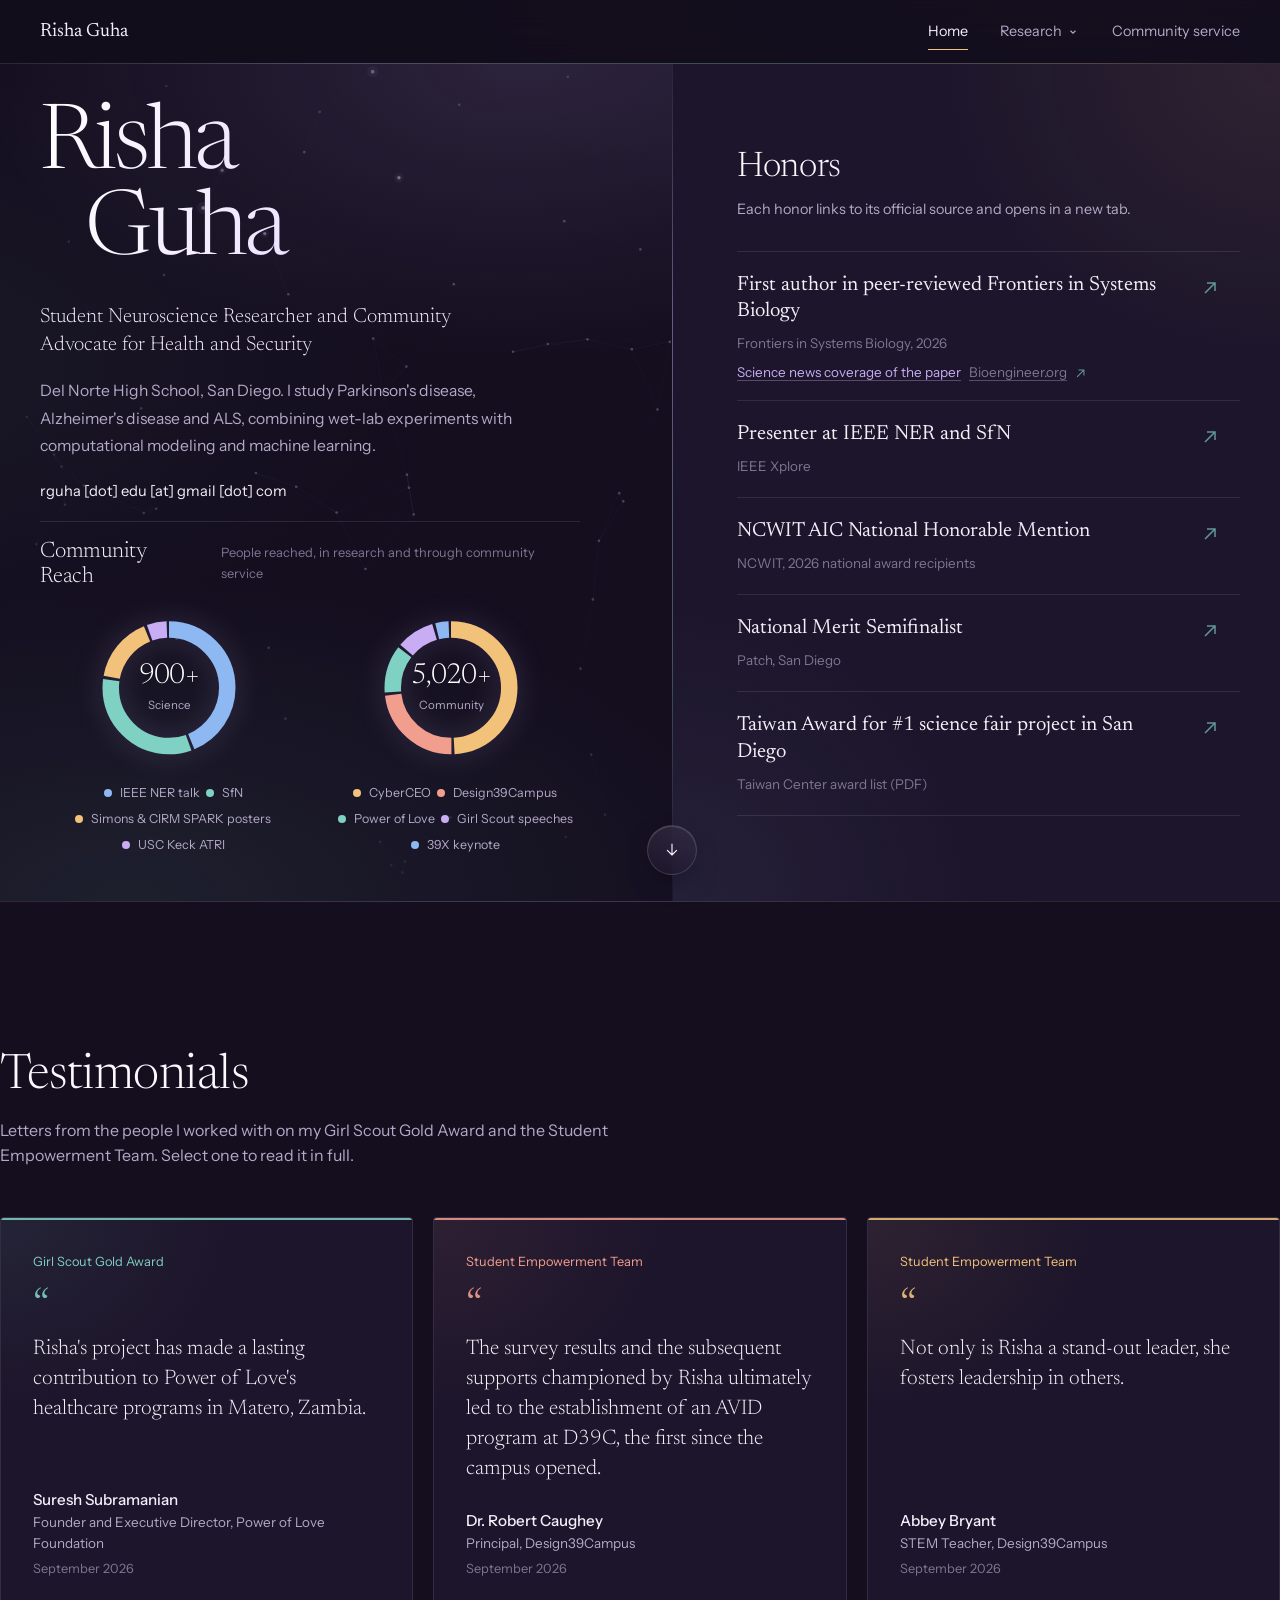
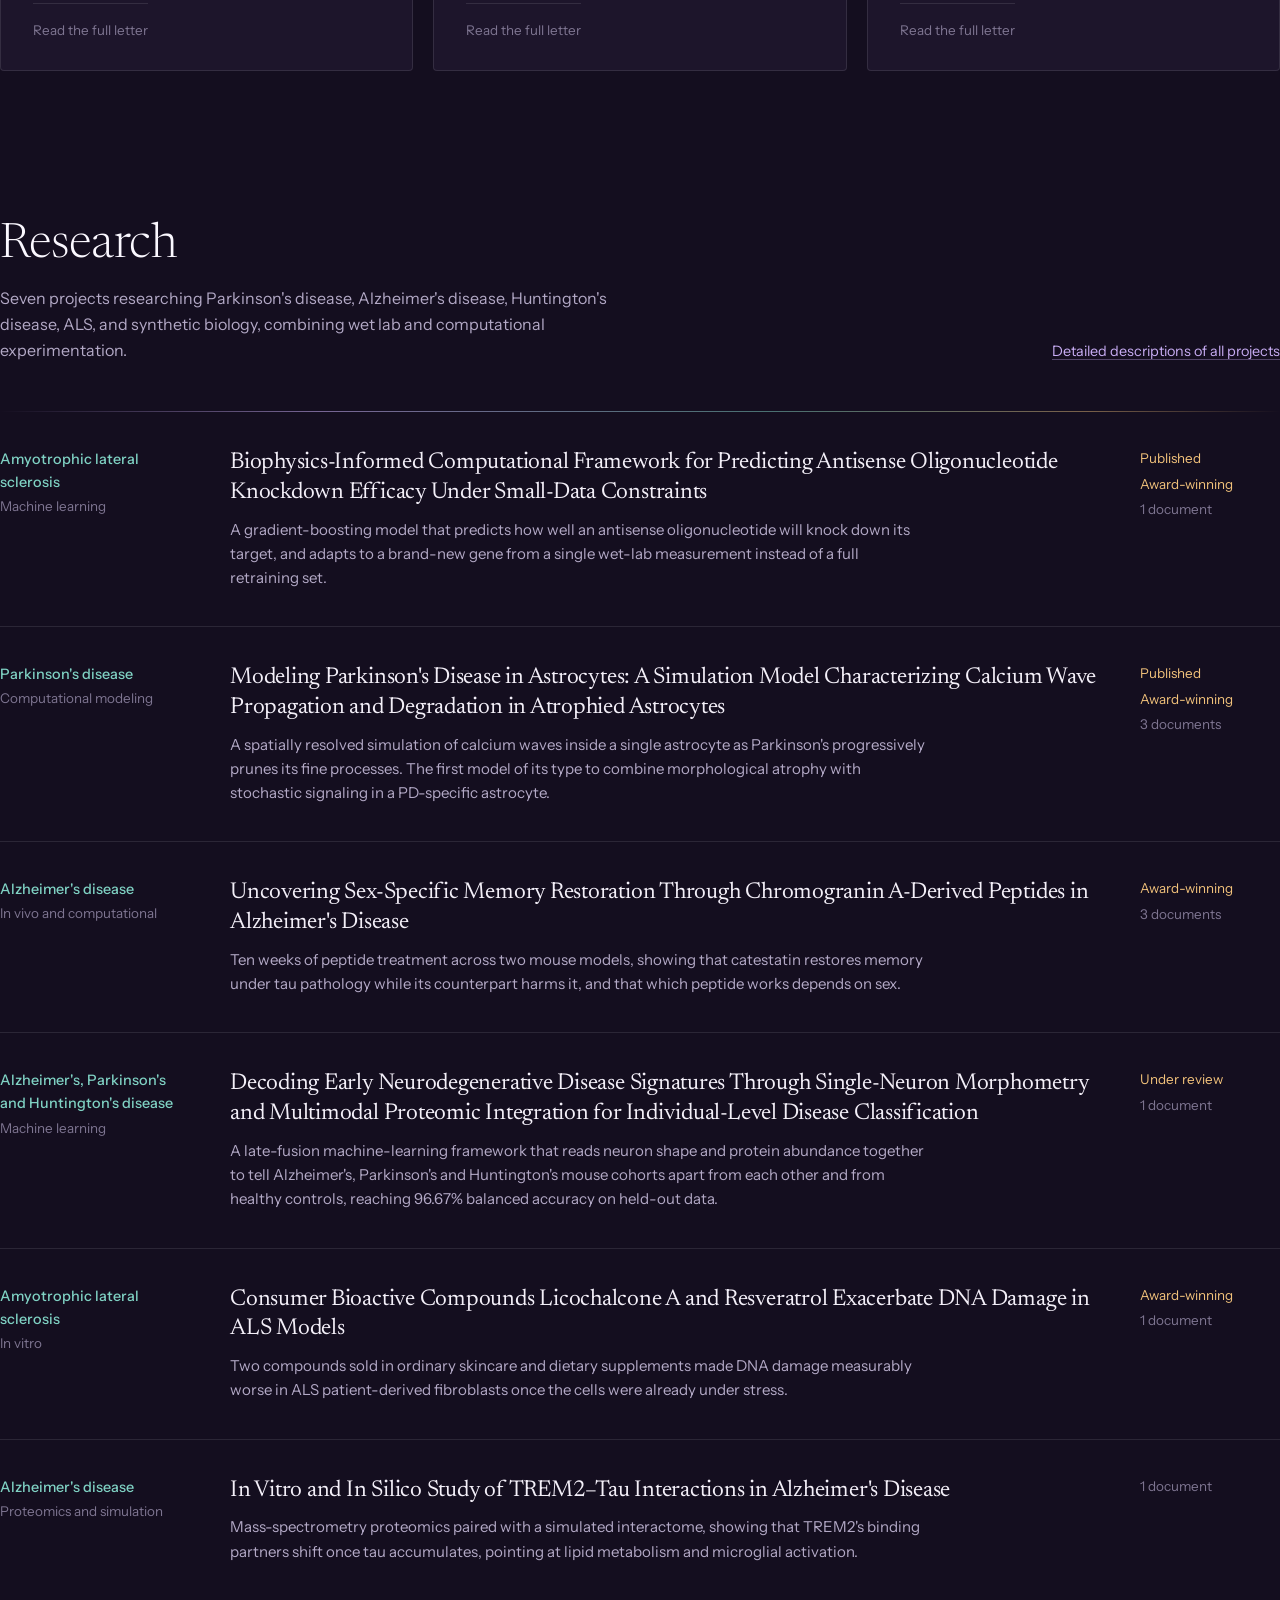
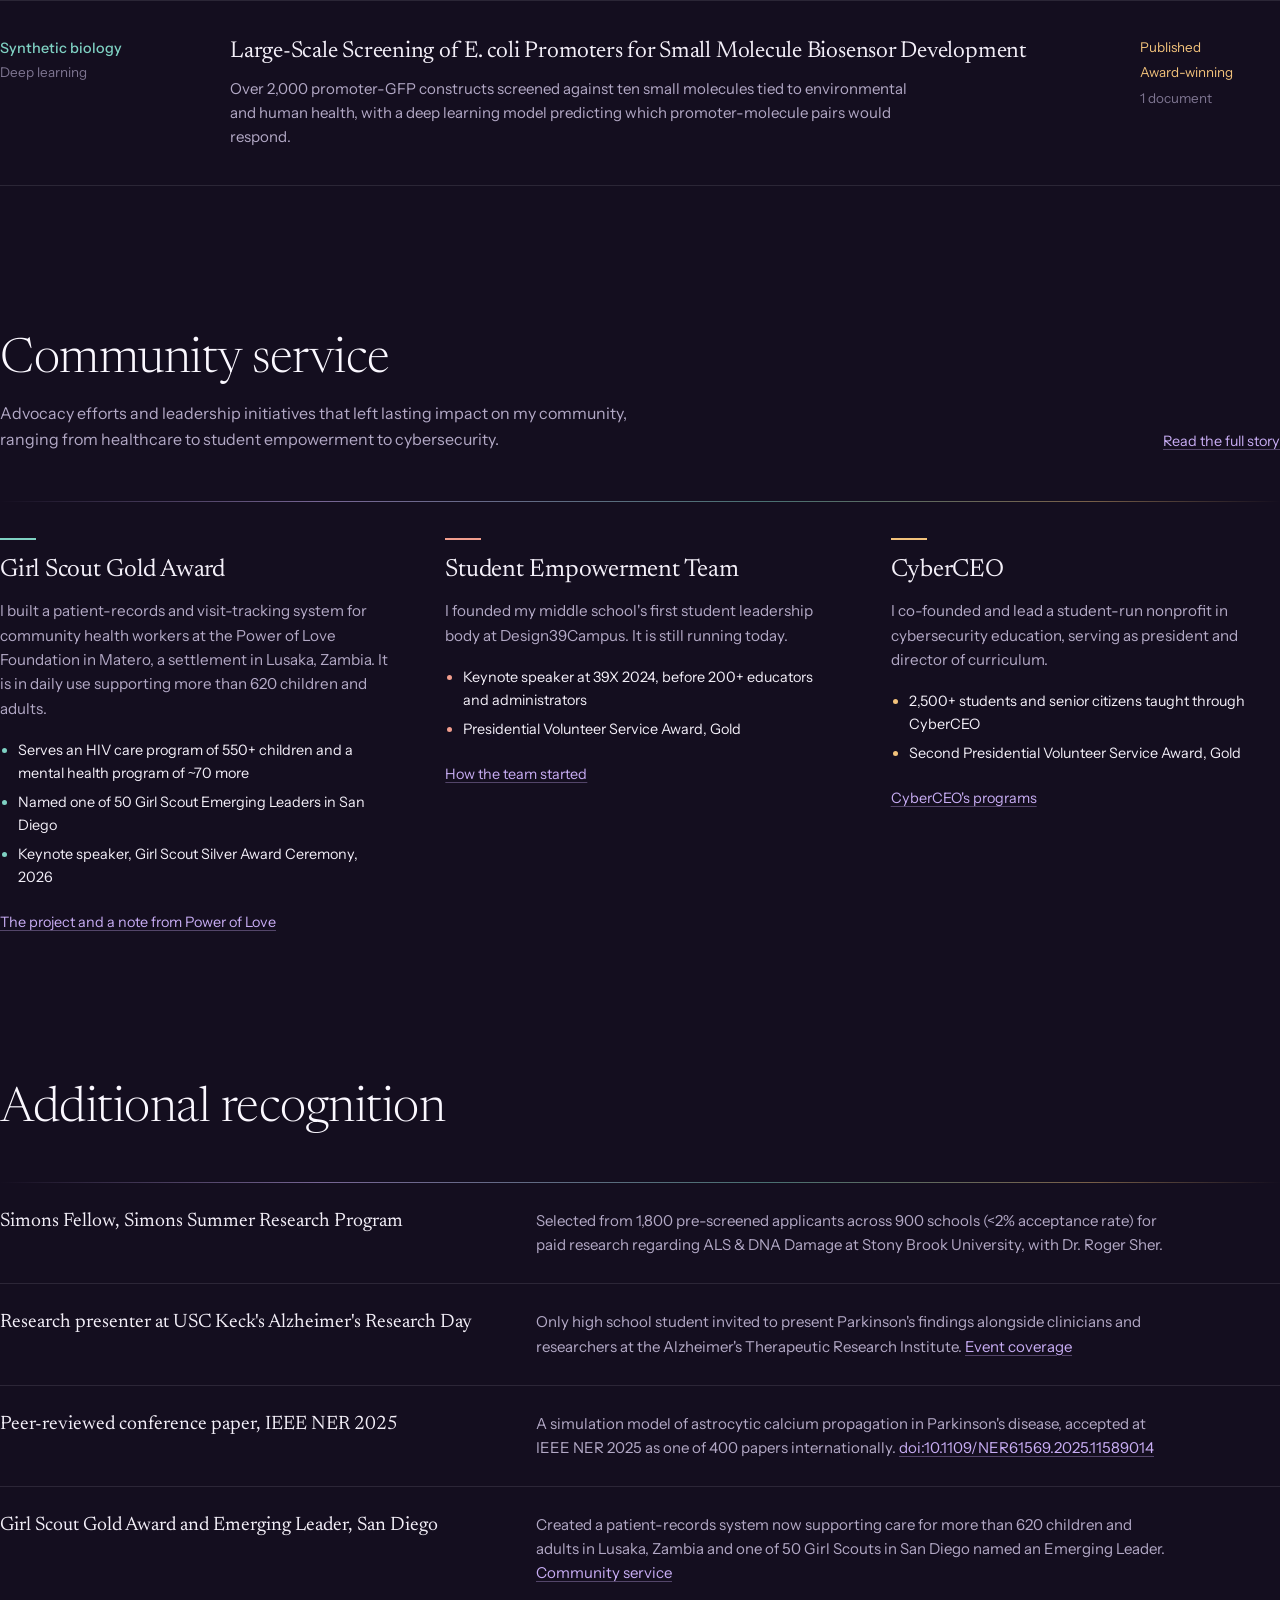
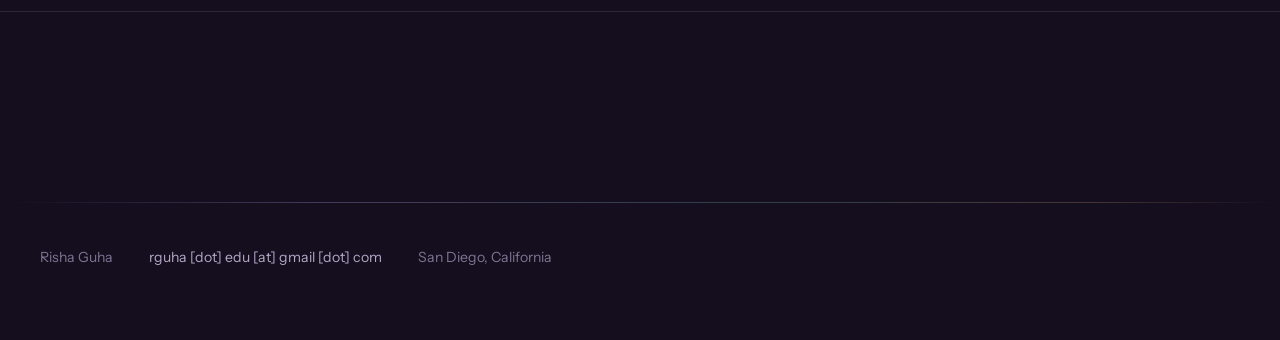
<file: index.html>
<!DOCTYPE html>
<html lang="en">
<head>
<meta charset="utf-8">
<meta name="viewport" content="width=device-width, initial-scale=1">
<meta name="robots" content="noindex">
<title>Risha Guha: Neuroscience Researcher and Community Advocate</title>
<meta name="description" content="Neuroscience research on Parkinson's, Alzheimer's and ALS, plus community work in San Diego and Lusaka, Zambia.">
<link rel="preconnect" href="https://fonts.googleapis.com">
<link rel="preconnect" href="https://fonts.gstatic.com" crossorigin>
<link href="https://fonts.googleapis.com/css2?family=Instrument+Sans:wght@400;500;600&family=Newsreader:ital,opsz,wght@0,6..72,300;0,6..72,400;0,6..72,500;1,6..72,400&display=swap" rel="stylesheet">
<link rel="stylesheet" href="site.css">
</head>
<body>
<a class="skip" href="#main">Skip to content</a>
<nav class="topbar" aria-label="Site">
  <div class="wrap tb-row">
    <a class="tb-name" href="index.html">Risha Guha</a>
    <ul class="tb-links">
      <li><a href="index.html" aria-current="page">Home</a></li>
      <li class="has-menu"><a href="research.html">Research</a><button class="caret" type="button" aria-expanded="false" aria-label="Jump to a research project"><svg viewBox="0 0 16 16" aria-hidden="true"><path d="m4 6 4 4 4-4"/></svg></button><ul class="menu" data-projmenu></ul></li>
      <li><a href="community.html">Community service</a></li>
    </ul>
  </div>
</nav>

<header class="intro">
  <div class="intro-me">
    <canvas id="net" aria-hidden="true"></canvas>
    <h1 class="name"><span>Risha</span><span>Guha</span></h1>
    <p class="role">Student Neuroscience Researcher and Community Advocate for Health and Security</p>
    <p class="about">Del Norte High School, San Diego. I study Parkinson's disease, Alzheimer's disease and ALS, combining wet-lab experiments with computational modeling and machine learning.</p>
    <p class="contact"><span class="email">rguha [dot] edu [at] gmail [dot] com</span></p>
    <section class="viz-block" aria-labelledby="viz-h">
      <div class="blk-head">
        <h2 id="viz-h">Community Reach</h2>
        <p>People reached, in research and through community service</p>
      </div>
      <div class="donuts" id="impact"></div>
    </section>
  </div>
  <section class="intro-hl" aria-labelledby="hl-h">
    <div class="blk-head">
      <h2 id="hl-h">Honors</h2>
      <p>Each honor links to its official source and opens in a new tab.</p>
    </div>
    <ul class="hl" id="honors"></ul>
  </section>
  <a class="scrollcue" href="#main" aria-label="Scroll down to testimonials and research">
    <svg viewBox="0 0 24 24" aria-hidden="true"><path d="M12 5v13M6.5 12.5 12 18l5.5-5.5"/></svg>
  </a>
</header>

<main id="main">
  <section class="sec wrap" aria-labelledby="tq-h">
    <div class="sechead">
      <h2 id="tq-h">Testimonials</h2>
      <p>Letters from the people I worked with on my Girl Scout Gold Award and the Student Empowerment Team. Select one to read it in full.</p>
    </div>
    <div class="quotes" id="quotes"></div>
  </section>

  <section class="sec wrap" aria-labelledby="res-h">
    <div class="sechead">
      <h2 id="res-h">Research</h2>
      <p>Seven projects researching Parkinson's disease, Alzheimer's disease, Huntington's disease, ALS, and synthetic biology, combining wet lab and computational experimentation.</p>
      <a class="more" href="research.html">Detailed descriptions of all projects</a>
    </div>
    <ul class="plist" id="projects-list"></ul>
  </section>

  <section class="sec wrap" aria-labelledby="com-h">
    <div class="sechead">
      <h2 id="com-h">Community service</h2>
      <p>Advocacy efforts and leadership initiatives that left lasting impact on my community, ranging from healthcare to student empowerment to cybersecurity.</p>
      <a class="more" href="community.html">Read the full story</a>
    </div>
    <div class="trio">
      <div>
        <h3>Girl Scout Gold Award</h3>
        <p>I built a patient-records and visit-tracking system for community health workers at the Power of Love Foundation in Matero, a settlement in Lusaka, Zambia. It is in daily use supporting more than 620 children and adults.</p>
        <ul>
          <li>Serves an HIV care program of 550+ children and a mental health program of ~70 more</li>
          <li>Named one of 50 Girl Scout Emerging Leaders in San Diego</li>
          <li>Keynote speaker, Girl Scout Silver Award Ceremony, 2026</li>
        </ul>
        <a class="go" href="community.html#gold">The project and a note from Power of Love</a>
      </div>
      <div>
        <h3>Student Empowerment Team</h3>
        <p>I founded my middle school's first student leadership body at Design39Campus. It is still running today.</p>
        <ul>
          <li>Keynote speaker at 39X 2024, before 200+ educators and administrators</li>
          <li>Presidential Volunteer Service Award, Gold</li>
        </ul>
        <a class="go" href="community.html#empowerment">How the team started</a>
      </div>
      <div>
        <h3>CyberCEO</h3>
        <p>I co-founded and lead a student-run nonprofit in cybersecurity education, serving as president and director of curriculum.</p>
        <ul>
          <li>2,500+ students and senior citizens taught through CyberCEO</li>
          <li>Second Presidential Volunteer Service Award, Gold</li>
        </ul>
        <a class="go" href="community.html#cyberceo">CyberCEO's programs</a>
      </div>
    </div>
  </section>

  <section class="sec wrap" aria-labelledby="rec-h">
    <div class="sechead">
      <h2 id="rec-h">Additional recognition</h2>
    </div>
    <ul class="rec" id="recognition"></ul>
  </section>
</main>

<dialog class="letter" id="letter" aria-labelledby="letter-h">
  <button class="close" type="button" data-close aria-label="Close letter">&times;</button>
  <div class="letter-in"></div>
</dialog>

<footer class="site">
  <div class="wrap"><span>Risha Guha</span><span class="email">rguha [dot] edu [at] gmail [dot] com</span><span>San Diego, California</span></div>
</footer>

<script src="data.js"></script>
<script src="nav.js"></script>
<script src="home.js"></script>
<script src="net.js"></script>
</body>
</html>
</file>
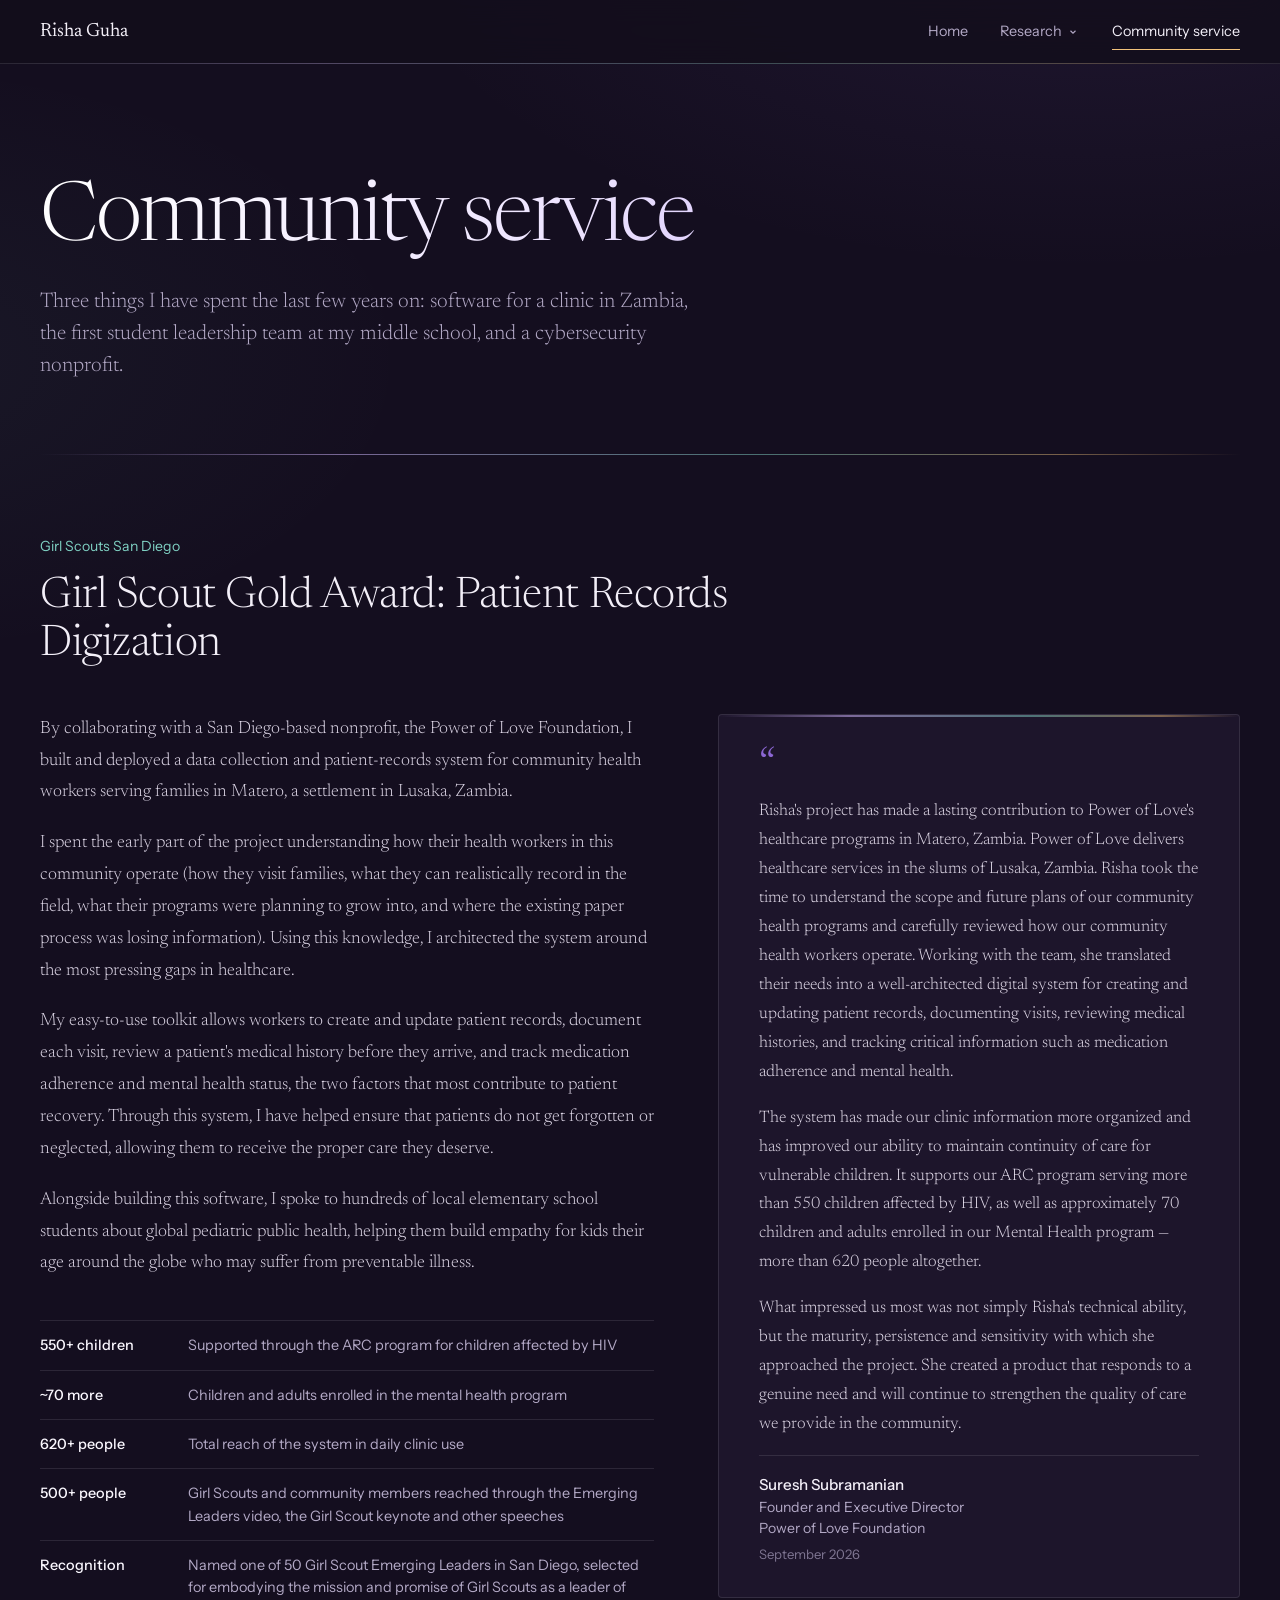
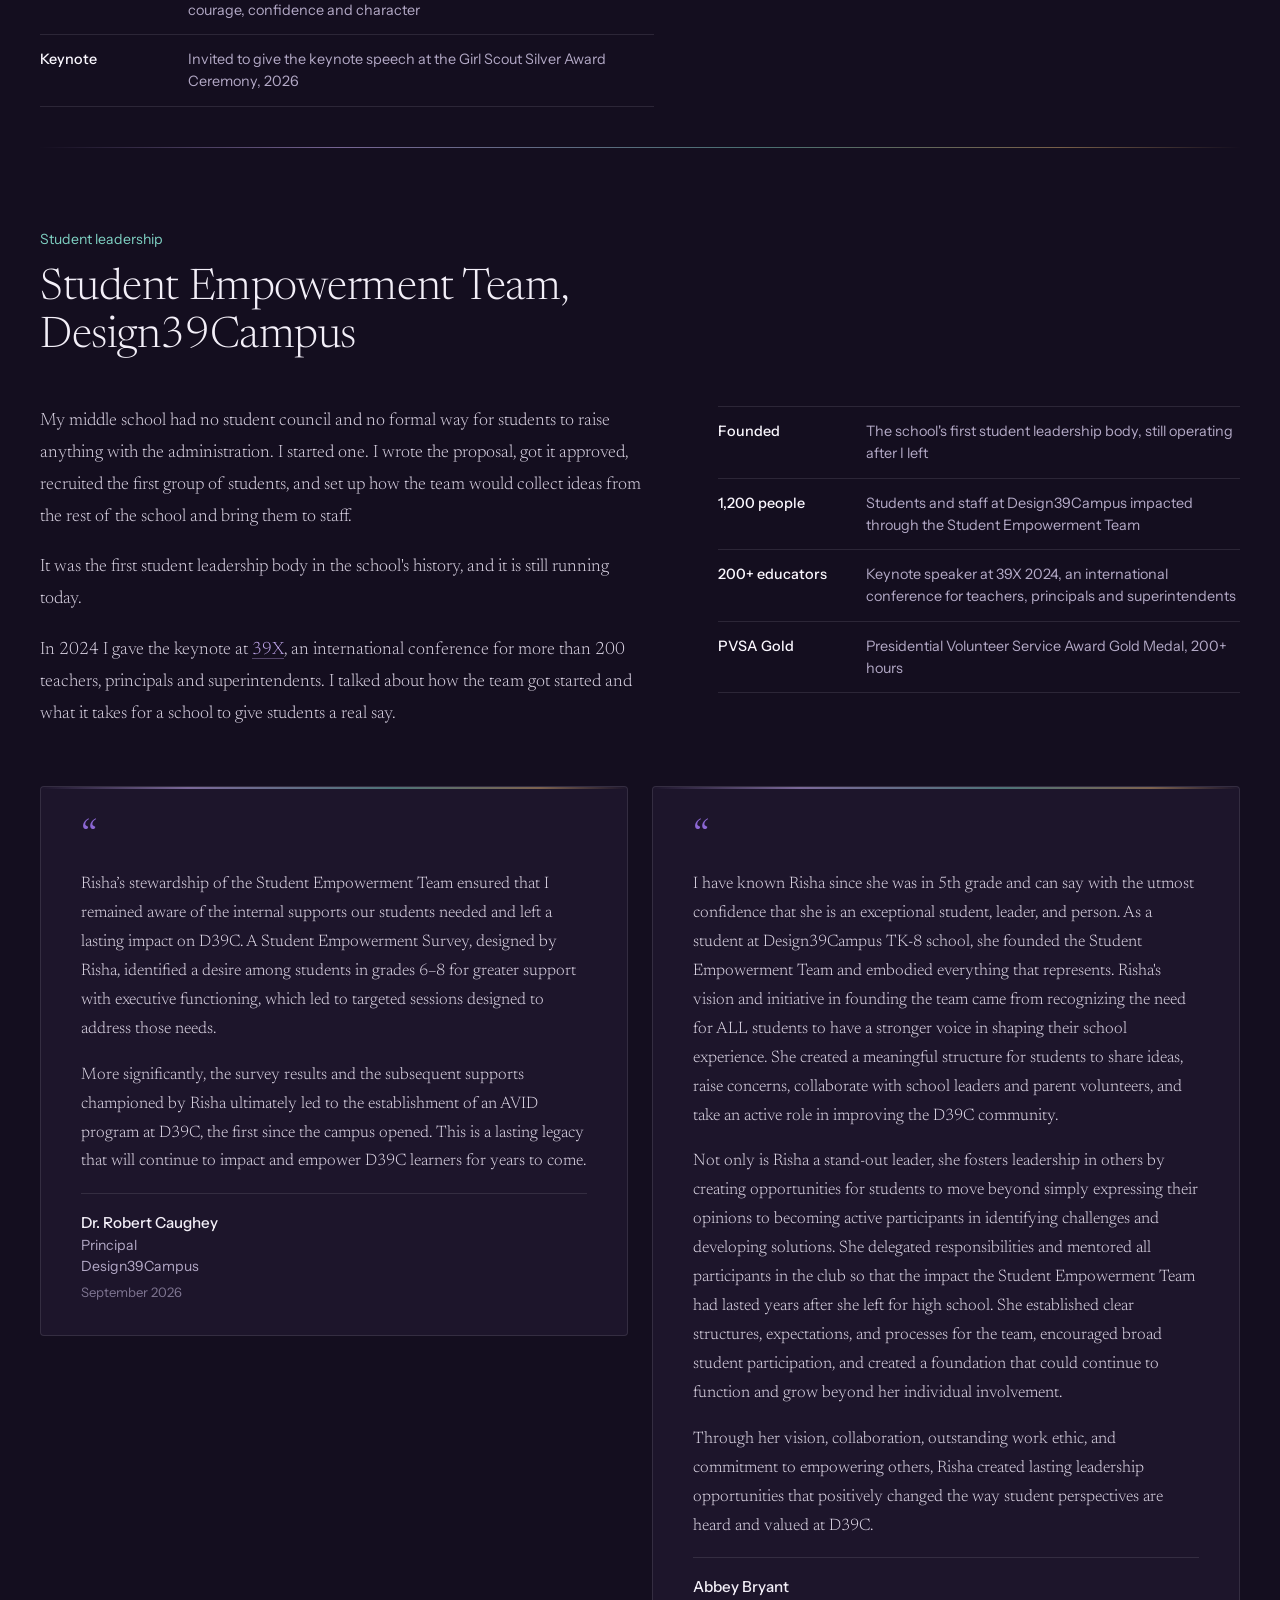
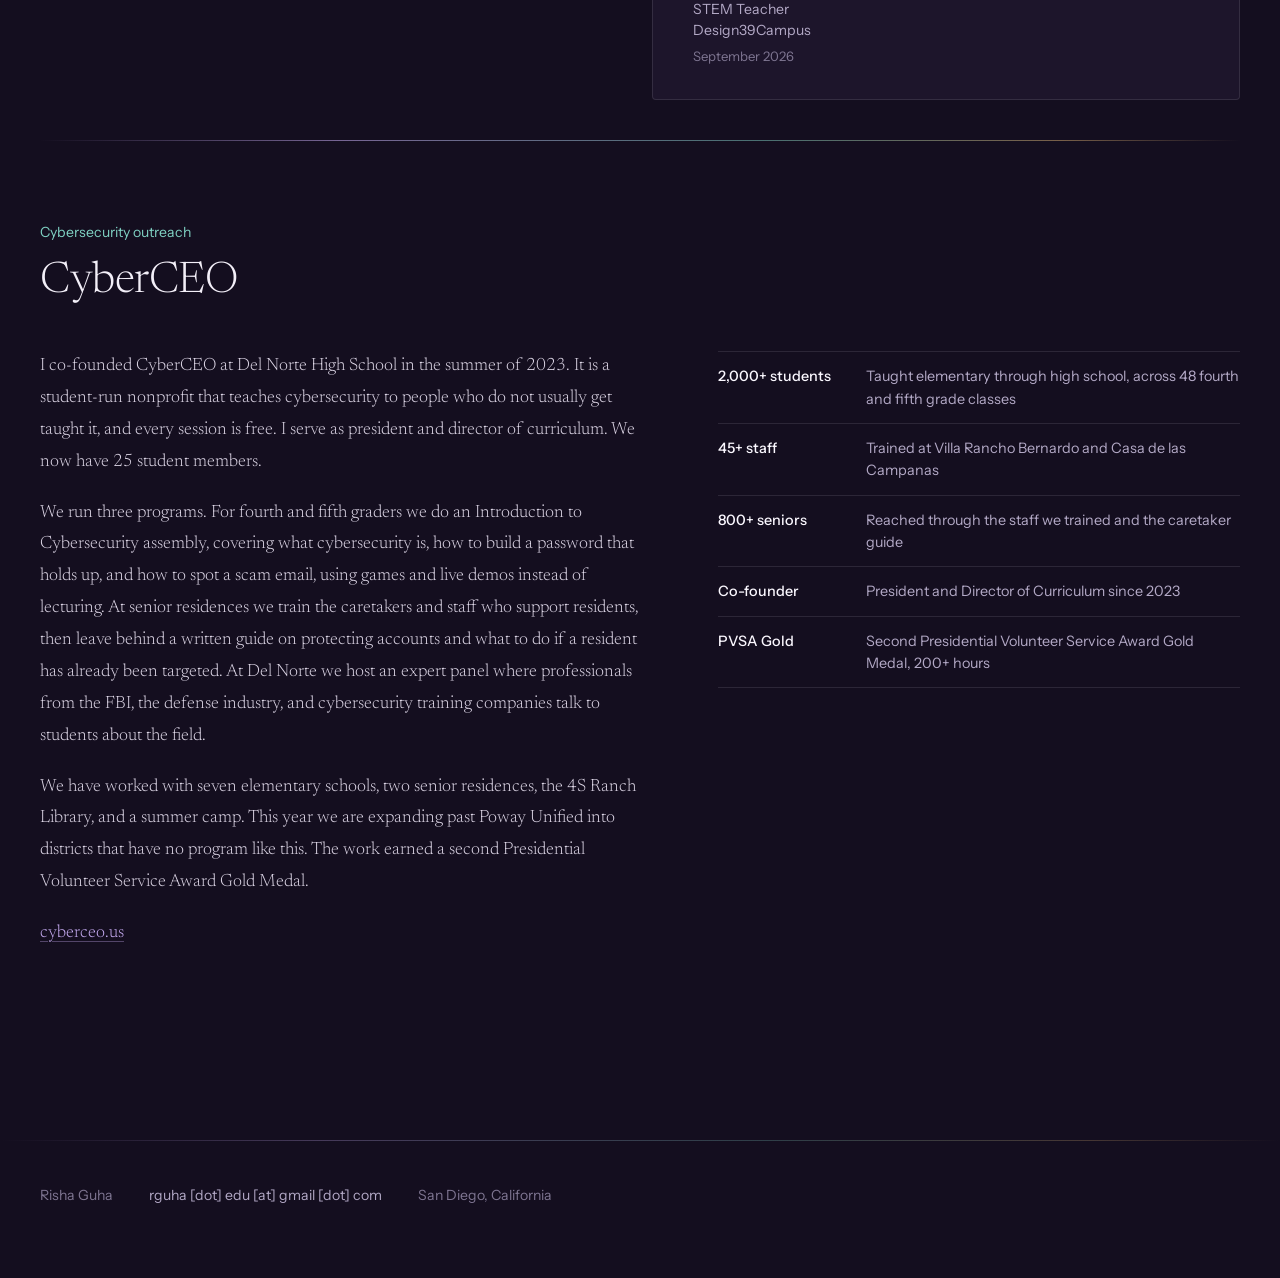
<file: community.html>
<!DOCTYPE html>
<html lang="en">
<head>
<meta charset="utf-8">
<meta name="viewport" content="width=device-width, initial-scale=1">
<meta name="robots" content="noindex">
<title>Community service: Risha Guha</title>
<meta name="description" content="Girl Scout Gold Award work with the Power of Love Foundation in Lusaka, Zambia; the Student Empowerment Team at Design39Campus; and CyberCEO.">
<link rel="preconnect" href="https://fonts.googleapis.com">
<link rel="preconnect" href="https://fonts.gstatic.com" crossorigin>
<link href="https://fonts.googleapis.com/css2?family=Instrument+Sans:wght@400;500;600&family=Newsreader:ital,opsz,wght@0,6..72,300;0,6..72,400;0,6..72,500;1,6..72,400&display=swap" rel="stylesheet">
<link rel="stylesheet" href="site.css">
</head>
<body>
<a class="skip" href="#main">Skip to content</a>
<nav class="topbar" aria-label="Site">
  <div class="wrap tb-row">
    <a class="tb-name" href="index.html">Risha Guha</a>
    <ul class="tb-links">
      <li><a href="index.html">Home</a></li>
      <li class="has-menu"><a href="research.html">Research</a><button class="caret" type="button" aria-expanded="false" aria-label="Jump to a research project"><svg viewBox="0 0 16 16" aria-hidden="true"><path d="m4 6 4 4 4-4"/></svg></button><ul class="menu" data-projmenu></ul></li>
      <li><a href="community.html" aria-current="page">Community service</a></li>
    </ul>
  </div>
</nav>

<header class="pagehead wrap">
  <h1>Community service</h1>
  <p class="lede">Three things I have spent the last few years on: software for a clinic in Zambia, the first student leadership team at my middle school, and a cybersecurity nonprofit.</p>
</header>

<main class="wrap" id="main">

<section class="svc" id="gold">
  <p class="kind">Girl Scouts San Diego</p>
  <h2>Girl Scout Gold Award: Patient Records Digization</h2>
  <div class="svc-grid">
    <div>
      <div class="prose">
        <p>By collaborating with a San&nbsp;Diego-based nonprofit, the Power of Love Foundation, I built and deployed a data collection and patient-records system for community health workers serving families in Matero, a settlement in Lusaka, Zambia.</p>
        <p>I spent the early part of the project understanding how their health workers in this community operate (how they visit families, what they can realistically record in the field, what their programs were planning to grow into, and where the existing paper process was losing information). Using this knowledge, I architected the system around the most pressing gaps in healthcare.</p>
        <p>My easy-to-use toolkit allows workers to create and update patient records, document each visit, review a patient's medical history before they arrive, and track medication adherence and mental health status, the two factors that most contribute to patient recovery. Through this system, I have helped ensure that patients do not get forgotten or neglected, allowing them to receive the proper care they deserve.</p>
        <p>Alongside building this software, I spoke to hundreds of local elementary school students about global pediatric public health, helping them build empathy for kids their age around the globe who may suffer from preventable illness.</p>
      </div>
      <ul class="impact">
        <li><b>550+ children</b><span>Supported through the ARC program for children affected by HIV</span></li>
        <li><b>~70 more</b><span>Children and adults enrolled in the mental health program</span></li>
        <li><b>620+ people</b><span>Total reach of the system in daily clinic use</span></li>
        <li><b>500+ people</b><span>Girl Scouts and community members reached through the Emerging Leaders video, the Girl Scout keynote and other speeches</span></li>
        <li><b>Recognition</b><span>Named one of 50 Girl Scout Emerging Leaders in San Diego, selected for embodying the mission and promise of Girl Scouts as a leader of courage, confidence and character</span></li>
        <li><b>Keynote</b><span>Invited to give the keynote speech at the Girl Scout Silver Award Ceremony, 2026</span></li>
      </ul>
    </div>

    <div data-letters="power-of-love"></div>
  </div>
</section>

<section class="svc" id="empowerment">
  <p class="kind">Student leadership</p>
  <h2>Student Empowerment Team, Design39Campus</h2>
  <div class="svc-grid">
    <div class="prose">
      <p>My middle school had no student council and no formal way for students to raise anything with the administration. I started one. I wrote the proposal, got it approved, recruited the first group of students, and set up how the team would collect ideas from the rest of the school and bring them to staff.</p>
      <p>It was the first student leadership body in the school's history, and it is still running today.</p>
      <p>In 2024 I gave the keynote at <a href="https://design39x.com/" target="_blank" rel="noopener">39X</a>, an international conference for more than 200 teachers, principals and superintendents. I talked about how the team got started and what it takes for a school to give students a real say.</p>
    </div>
    <ul class="impact">
      <li><b>Founded</b><span>The school's first student leadership body, still operating after I left</span></li>
      <li><b>1,200 people</b><span>Students and staff at Design39Campus impacted through the Student Empowerment Team</span></li>
      <li><b>200+ educators</b><span>Keynote speaker at 39X 2024, an international conference for teachers, principals and superintendents</span></li>
      <li><b>PVSA Gold</b><span>Presidential Volunteer Service Award Gold Medal, 200+ hours</span></li>
    </ul>
  </div>
  <div class="tq-row" data-letters="caughey bryant"></div>
</section>

<section class="svc" id="cyberceo">
  <p class="kind">Cybersecurity outreach</p>
  <h2>CyberCEO</h2>
  <div class="svc-grid">
    <div class="prose">
      <p>I co-founded CyberCEO at Del Norte High School in the summer of 2023. It is a student-run nonprofit that teaches cybersecurity to people who do not usually get taught it, and every session is free. I serve as president and director of curriculum. We now have 25 student members.</p>
      <p>We run three programs. For fourth and fifth graders we do an Introduction to Cybersecurity assembly, covering what cybersecurity is, how to build a password that holds up, and how to spot a scam email, using games and live demos instead of lecturing. At senior residences we train the caretakers and staff who support residents, then leave behind a written guide on protecting accounts and what to do if a resident has already been targeted. At Del Norte we host an expert panel where professionals from the FBI, the defense industry, and cybersecurity training companies talk to students about the field.</p>
      <p>We have worked with seven elementary schools, two senior residences, the 4S Ranch Library, and a summer camp. This year we are expanding past Poway Unified into districts that have no program like this. The work earned a second Presidential Volunteer Service Award Gold Medal.</p>
      <p><a href="https://cyberceo.us" target="_blank" rel="noopener">cyberceo.us</a></p>
    </div>
    <ul class="impact">
      <li><b>2,000+ students</b><span>Taught elementary through high school, across 48 fourth and fifth grade classes</span></li>
      <li><b>45+ staff</b><span>Trained at Villa Rancho Bernardo and Casa de las Campanas</span></li>
      <li><b>800+ seniors</b><span>Reached through the staff we trained and the caretaker guide</span></li>
      <li><b>Co-founder</b><span>President and Director of Curriculum since 2023</span></li>
      <li><b>PVSA Gold</b><span>Second Presidential Volunteer Service Award Gold Medal, 200+ hours</span></li>
    </ul>
  </div>
</section>

</main>

<footer class="site">
  <div class="wrap"><span>Risha Guha</span><span class="email">rguha [dot] edu [at] gmail [dot] com</span><span>San Diego, California</span></div>
</footer>
<script src="data.js"></script>
<script src="nav.js"></script>
<script src="community.js"></script>
</body>
</html>
</file>
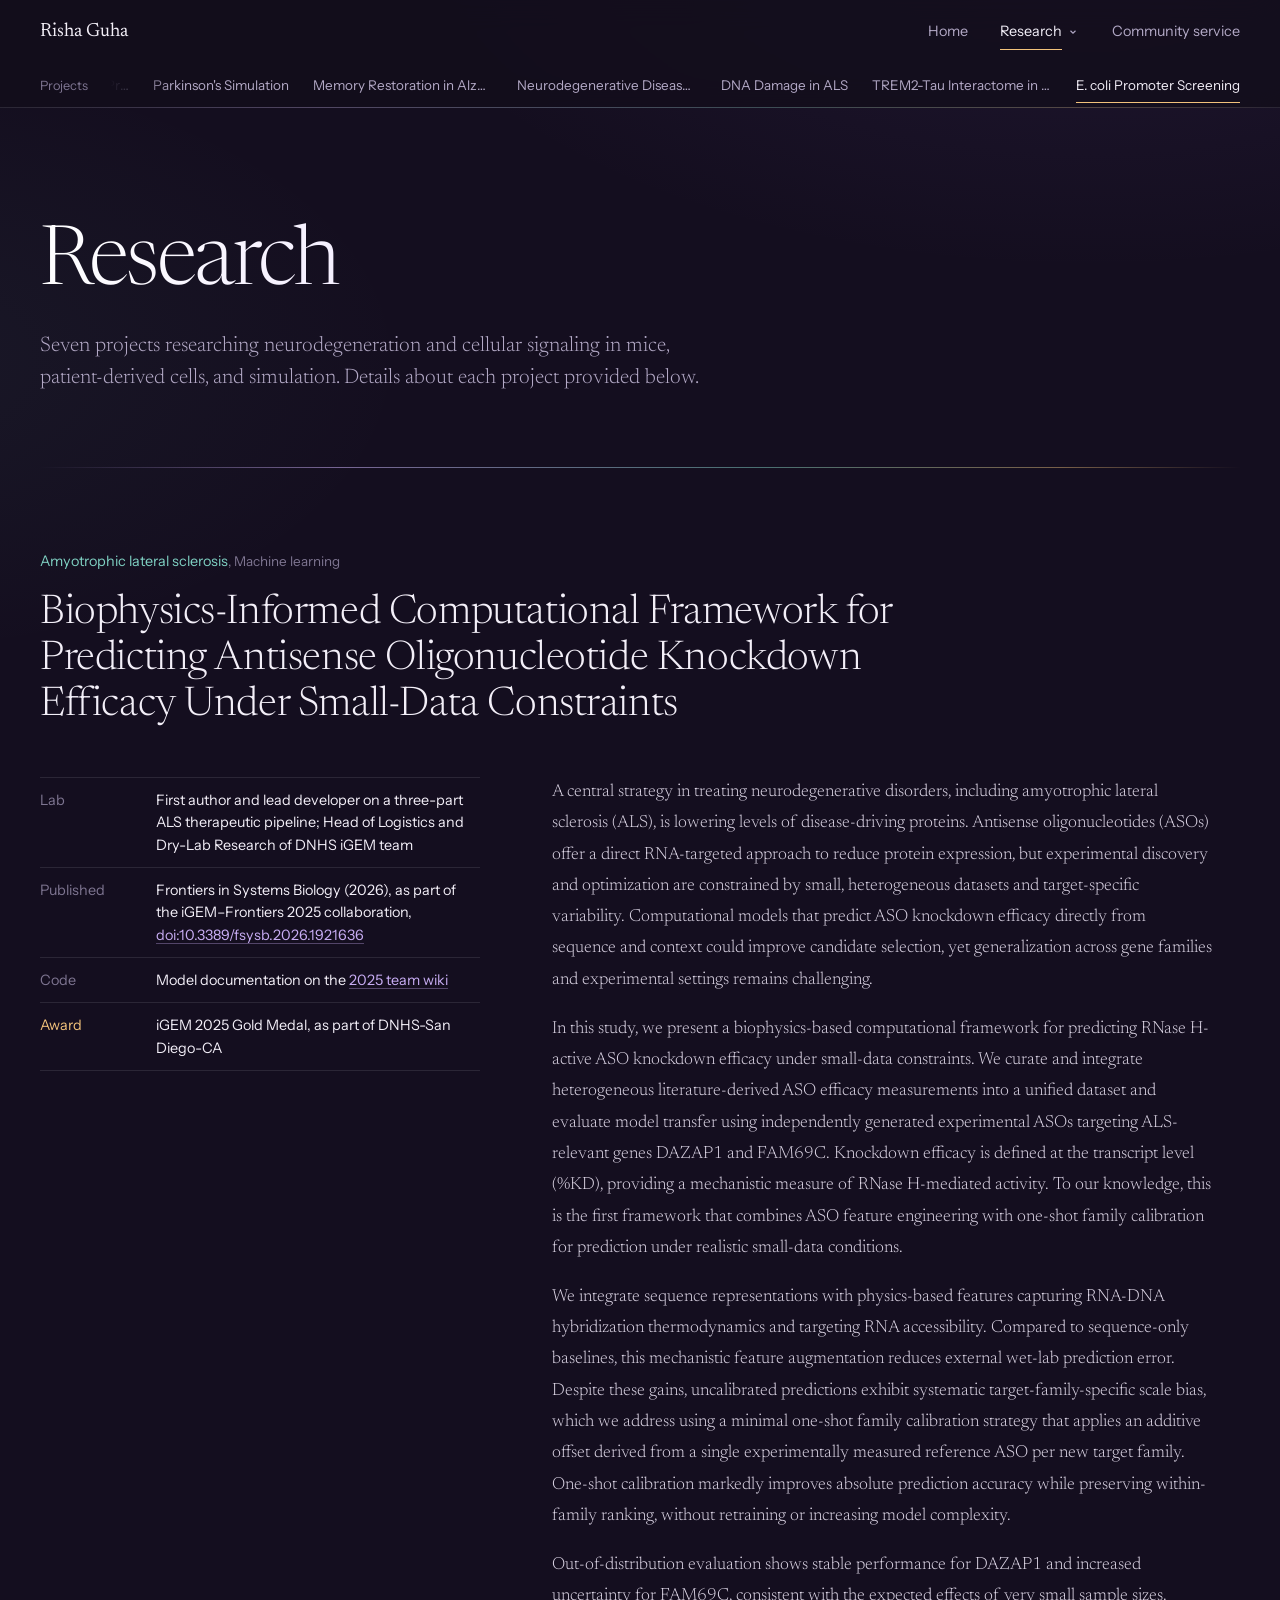
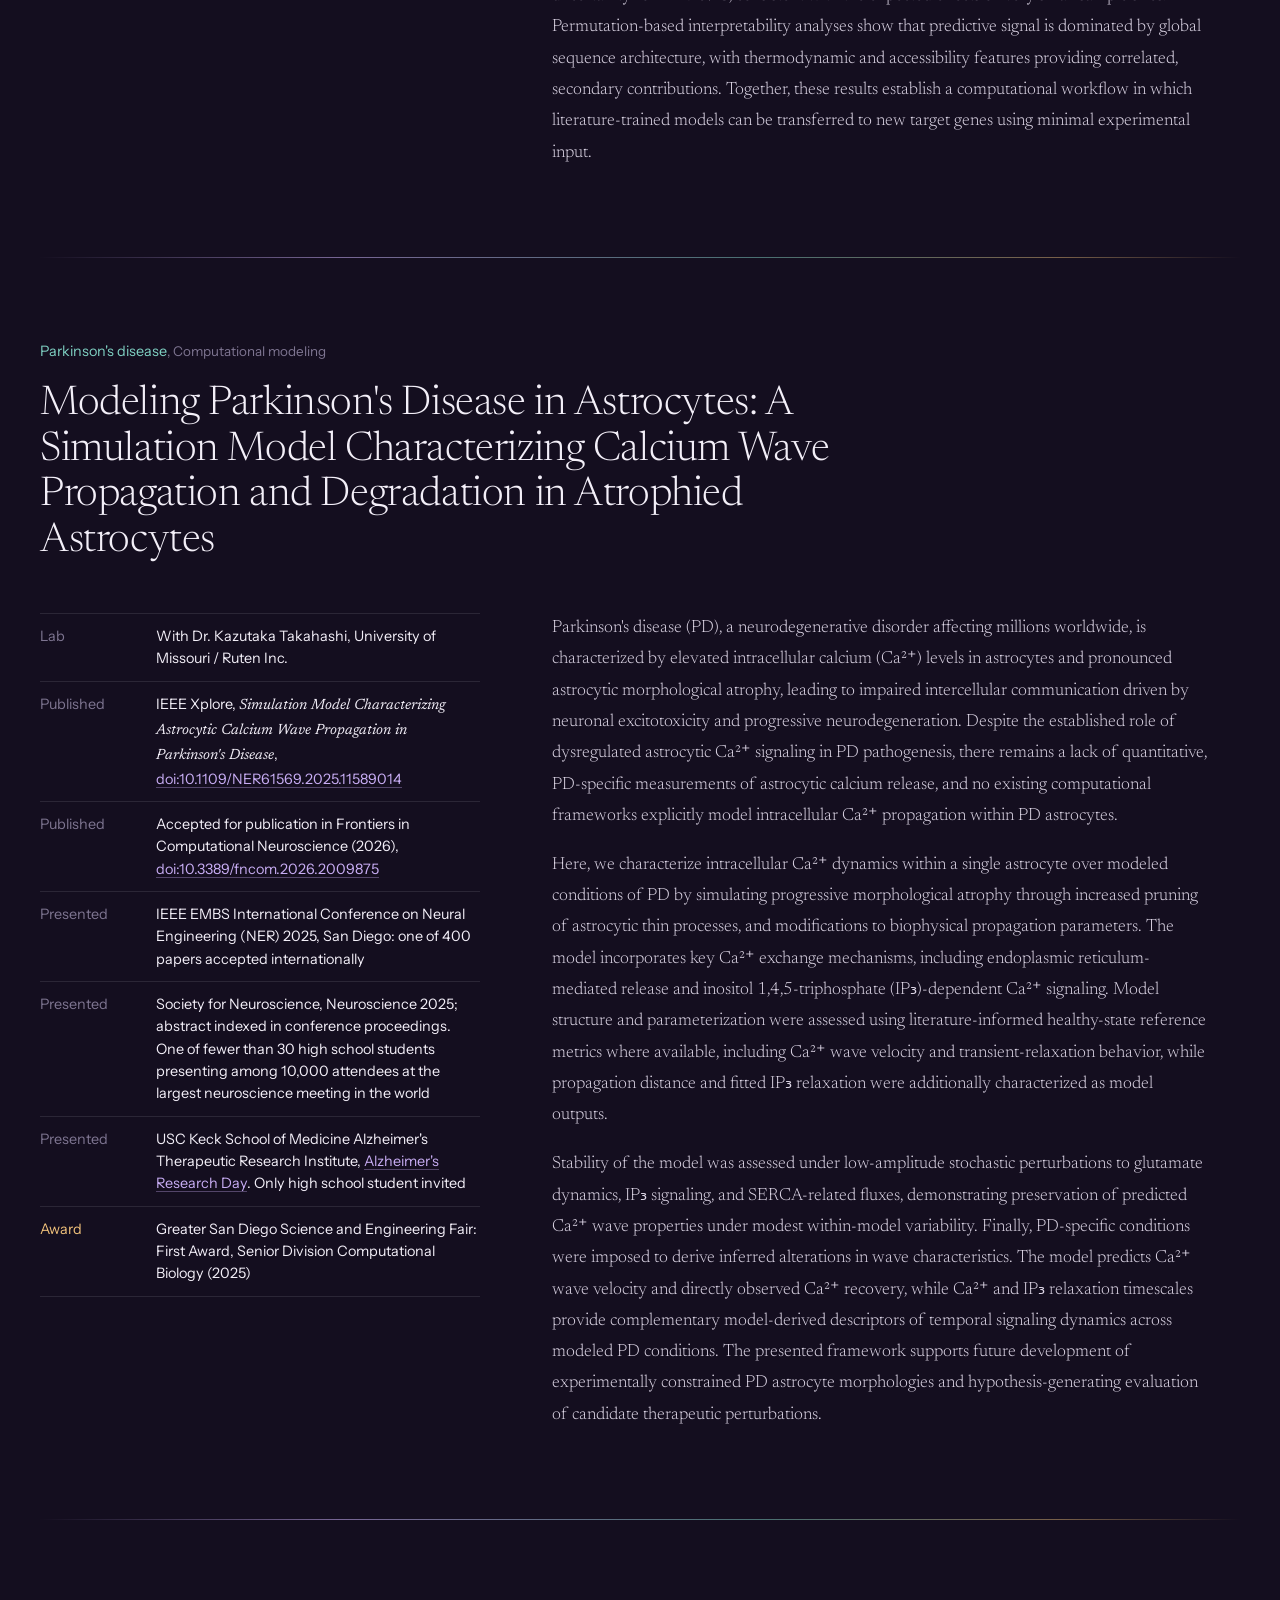
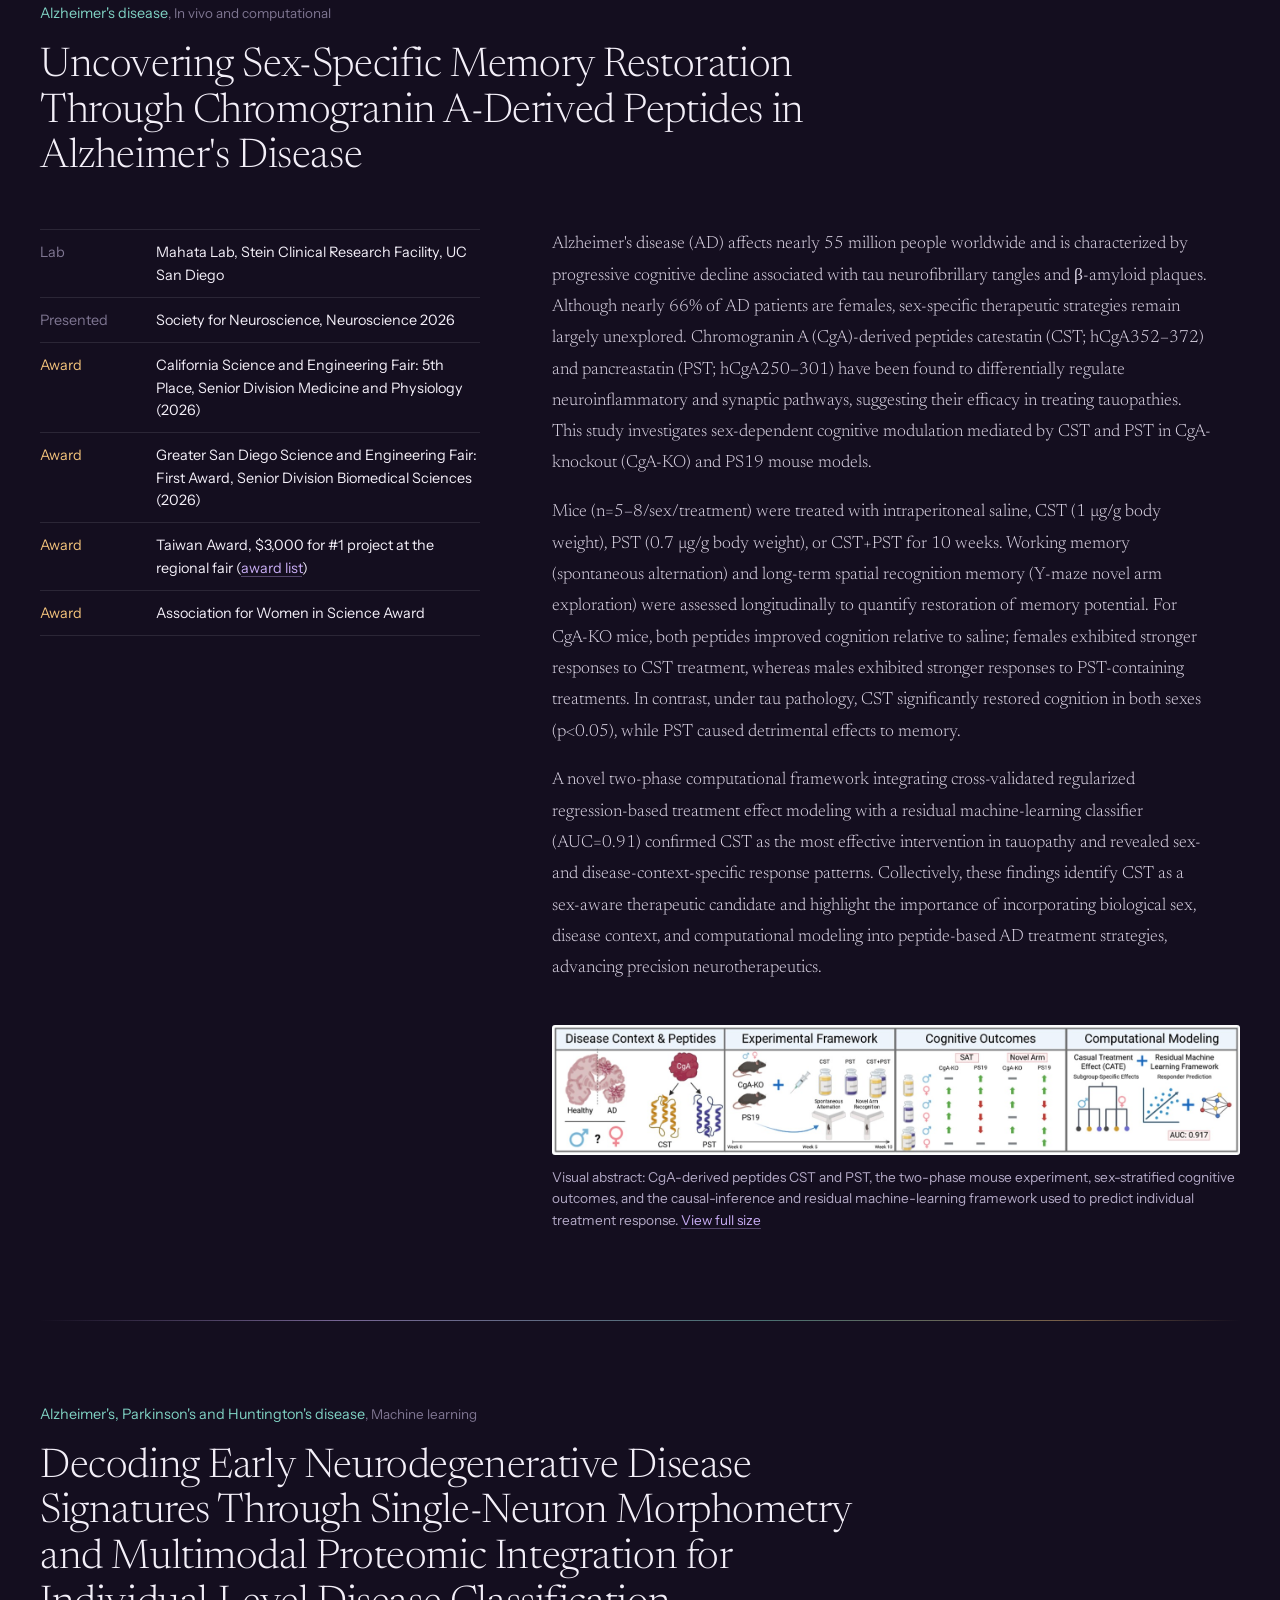
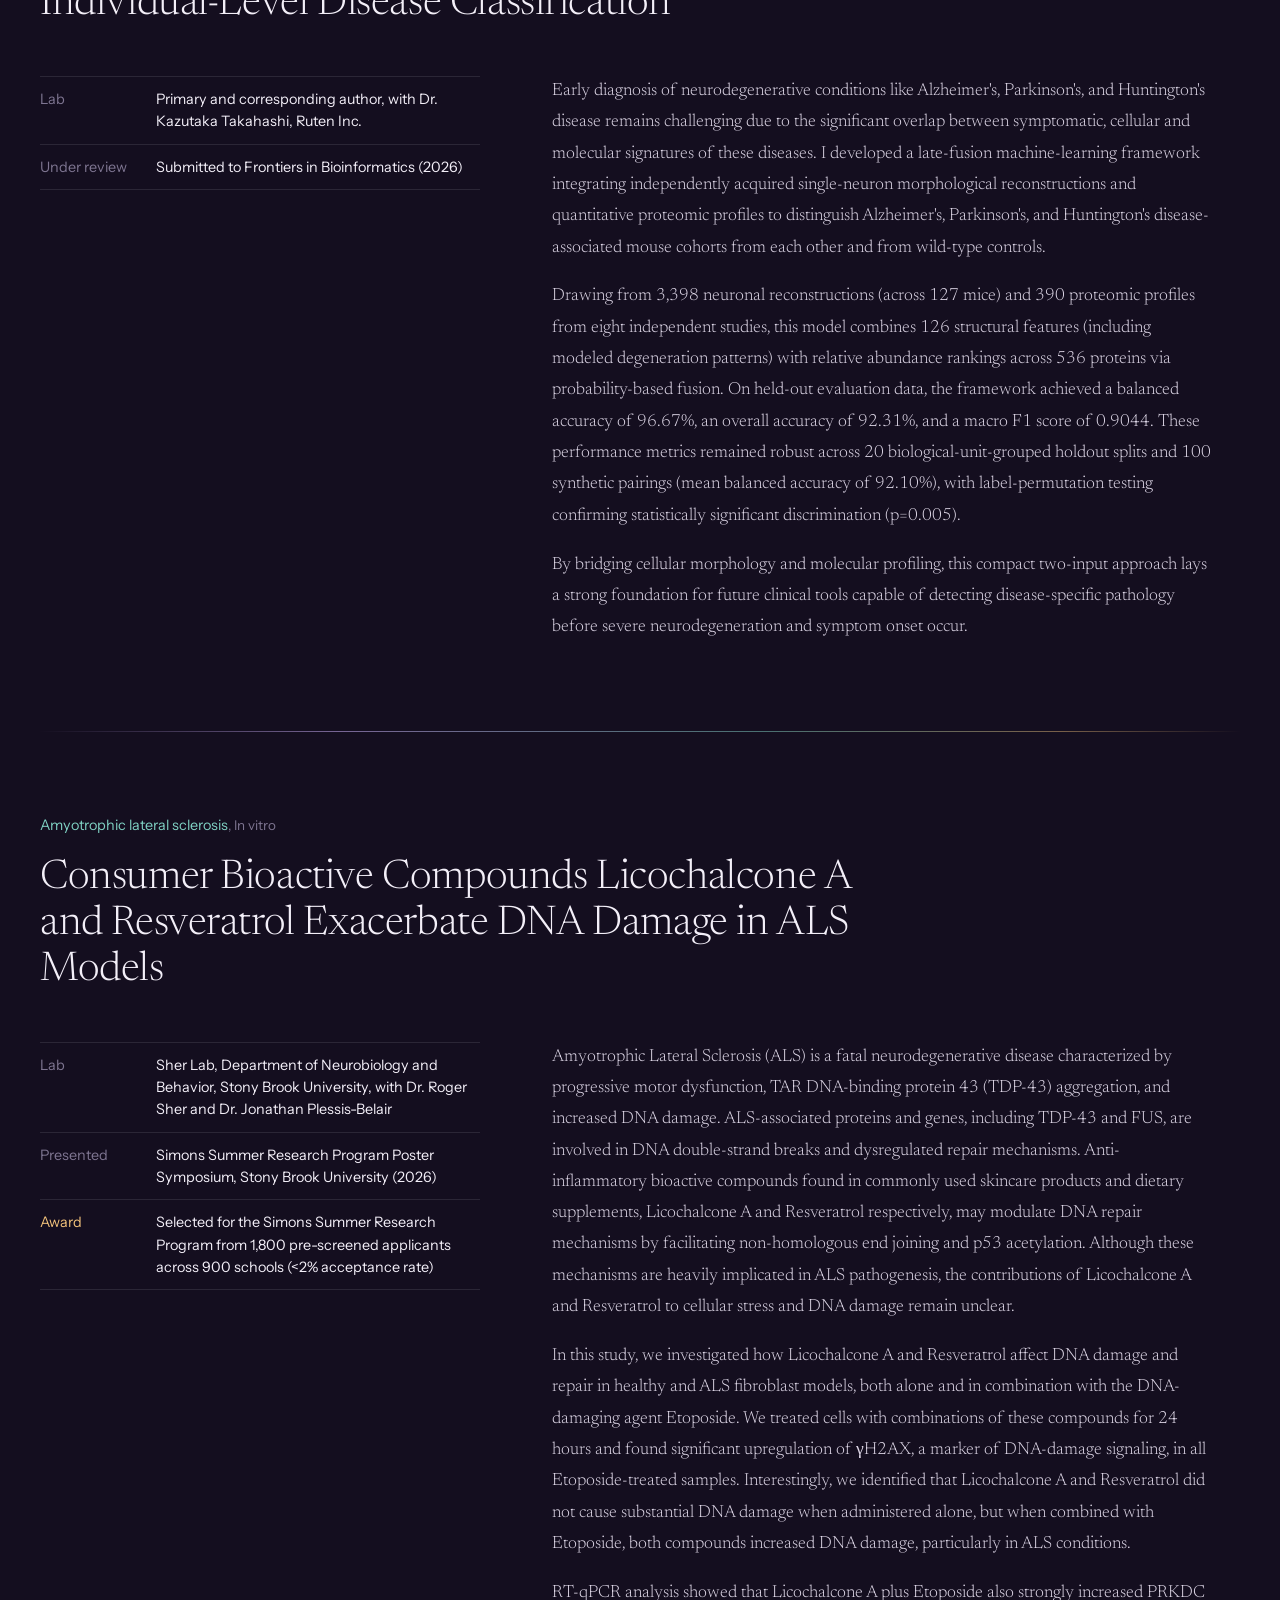
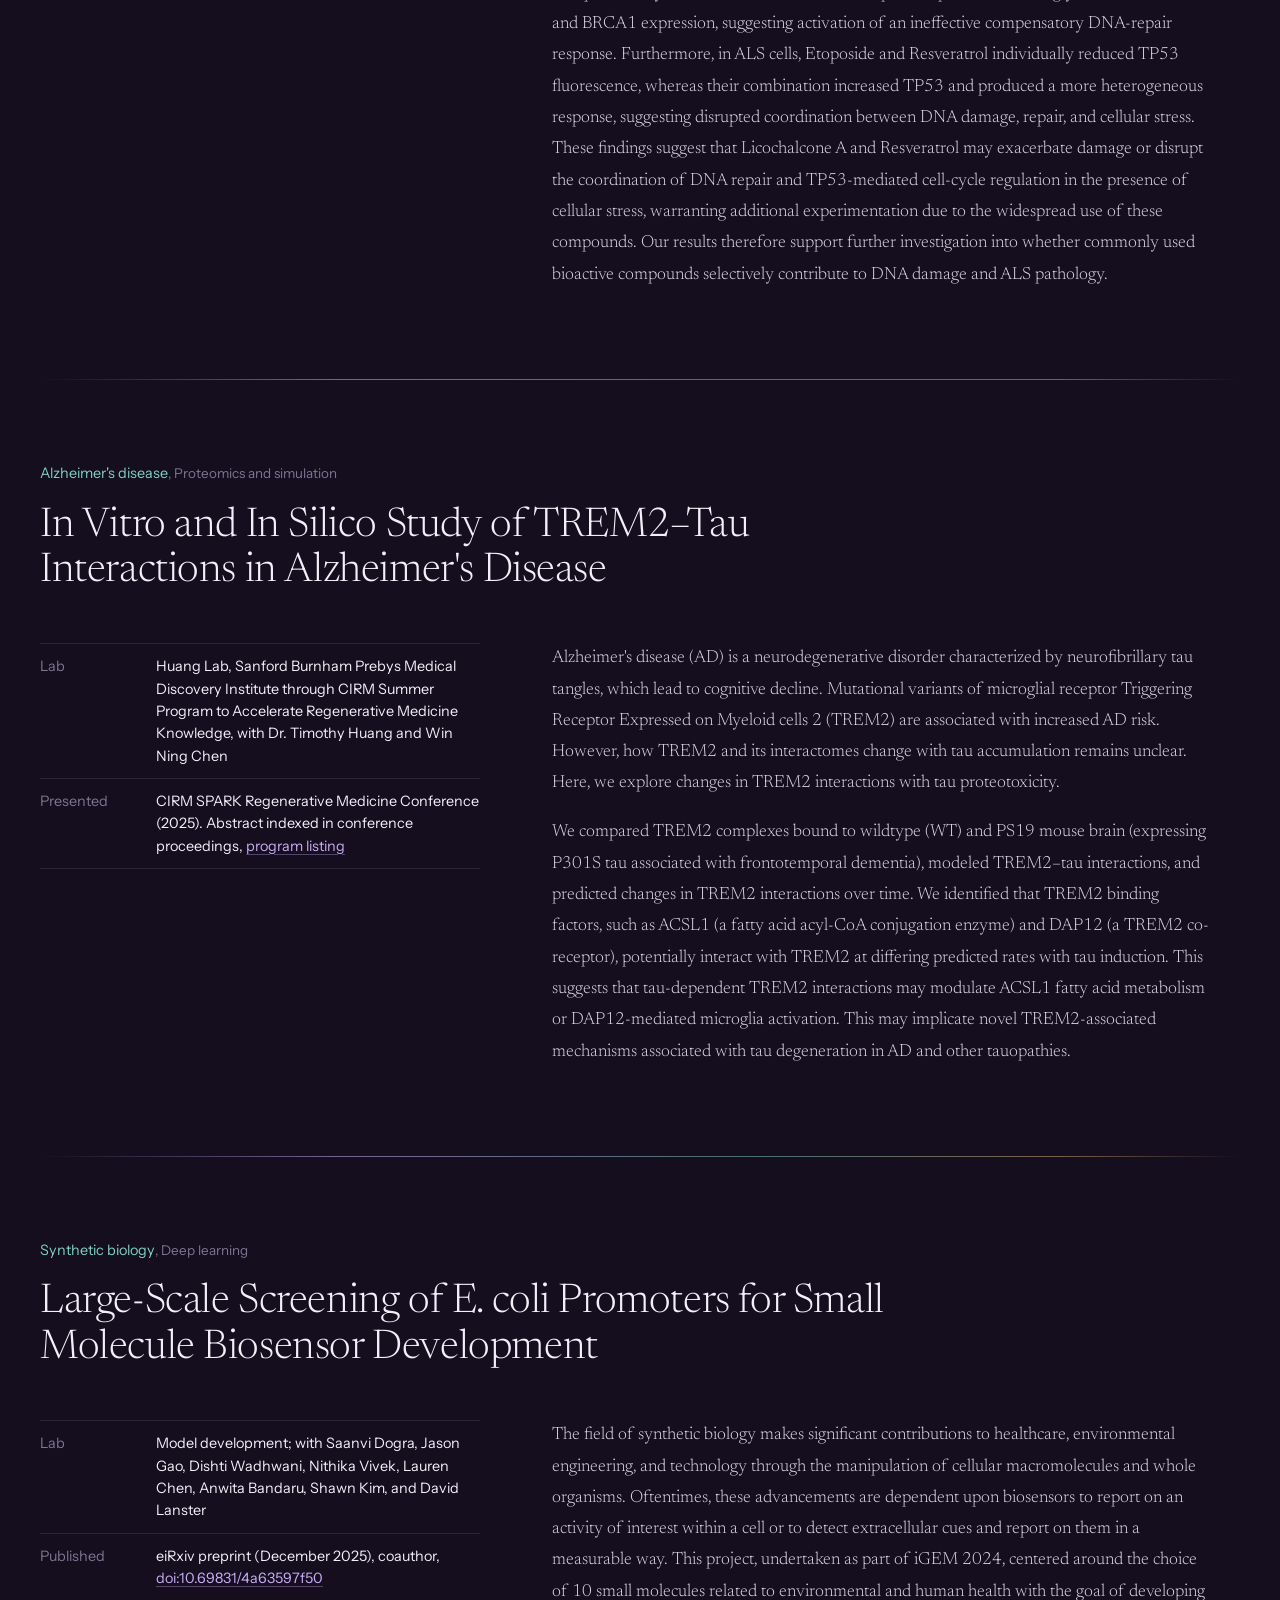
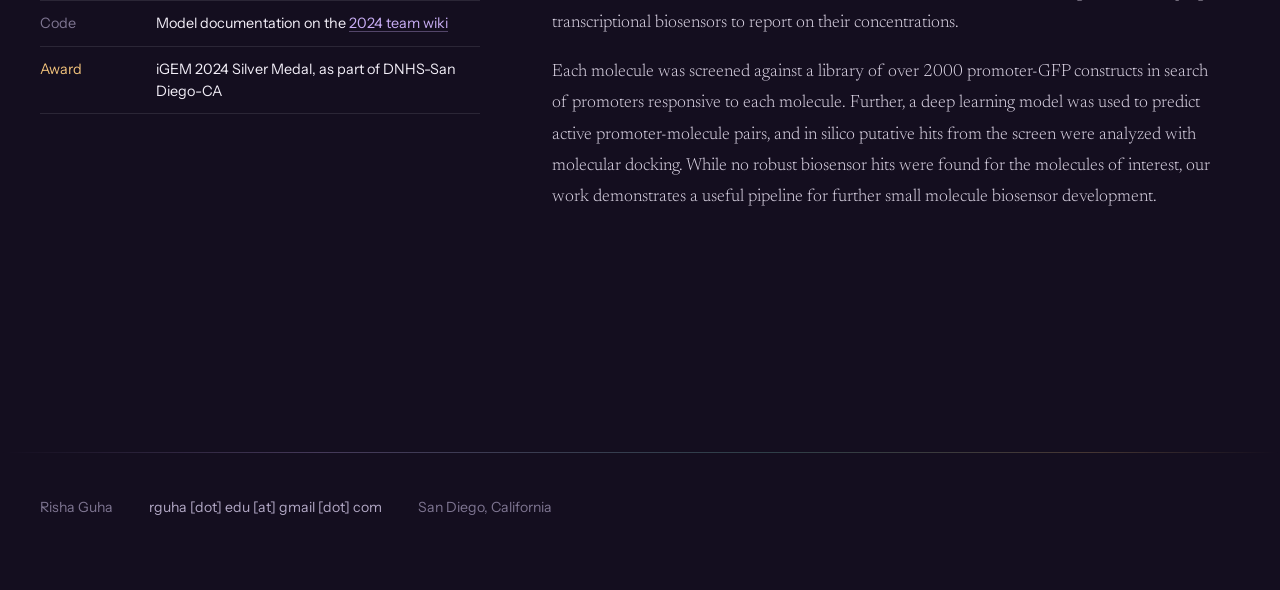
<file: research.html>
<!DOCTYPE html>
<html lang="en">
<head>
<meta charset="utf-8">
<meta name="viewport" content="width=device-width, initial-scale=1">
<meta name="robots" content="noindex">
<title>Research: Risha Guha</title>
<meta name="description" content="Papers, posters and abstracts on Parkinson's disease, Alzheimer's disease, ALS and synthetic biology.">
<link rel="preconnect" href="https://fonts.googleapis.com">
<link rel="preconnect" href="https://fonts.gstatic.com" crossorigin>
<link href="https://fonts.googleapis.com/css2?family=Instrument+Sans:wght@400;500;600&family=Newsreader:ital,opsz,wght@0,6..72,300;0,6..72,400;0,6..72,500;1,6..72,400&display=swap" rel="stylesheet">
<link rel="stylesheet" href="site.css">
<style>:root{--bar:105px}</style>
</head>
<body>
<a class="skip" href="#main">Skip to content</a>
<nav class="topbar" aria-label="Site">
  <div class="wrap tb-row">
    <a class="tb-name" href="index.html">Risha Guha</a>
    <ul class="tb-links">
      <li><a href="index.html">Home</a></li>
      <li class="has-menu"><a href="research.html" aria-current="page">Research</a><button class="caret" type="button" aria-expanded="false" aria-label="Jump to a research project"><svg viewBox="0 0 16 16" aria-hidden="true"><path d="m4 6 4 4 4-4"/></svg></button><ul class="menu" data-projmenu></ul></li>
      <li><a href="community.html">Community service</a></li>
    </ul>
  </div>
  <div class="wrap tb-sub">
    <span class="lbl">Projects</span>
    <div class="pnav">
      <ul class="tb-links" id="projnav"></ul>
    </div>
  </div>
</nav>

<header class="pagehead wrap">
  <h1>Research</h1>
  <p class="lede">Seven projects researching neurodegeneration and cellular signaling in mice, patient-derived cells, and simulation. Details about each project provided below.</p>
</header>

<main class="wrap" id="main">
  <div id="projects"></div>
</main>

<footer class="site">
  <div class="wrap"><span>Risha Guha</span><span class="email">rguha [dot] edu [at] gmail [dot] com</span><span>San Diego, California</span></div>
</footer>

<script src="data.js"></script>
<script src="nav.js"></script>
<script src="research.js"></script>
</body>
</html>
</file>
<file: site.css>
/* ==========================================================
   Risha Guha — site styles (dark)
   Newsreader for names, titles and long reading;
   Instrument Sans for everything functional.
   ========================================================== */
:root{
  color-scheme:dark;
  --bg:#140E1F;          /* page: deep aubergine */
  --raise:#1D152B;       /* panels, cards */
  --raise-2:#2A1F3B;     /* hover */
  --ink:#F3EFF8;         /* text */
  --muted:#B3A9C6;       /* secondary text */
  --faint:#7E7591;       /* tertiary text */
  --line:rgba(238,233,244,.11);
  --line-2:rgba(238,233,244,.22);
  --accent:#C8ADF4;      /* lilac: links, active states */
  --accent-deep:#8C67D4;
  --teal:#7FD1C3;        /* labels, tags */
  --amber:#F2C27B;       /* hover marks */
  --coral:#F29E8E;
  --sky:#8DB8F2;
  --glow:linear-gradient(90deg,transparent,rgba(200,173,244,.55) 25%,rgba(127,209,195,.5) 60%,rgba(242,194,123,.45) 85%,transparent);
  --serif:'Newsreader', Georgia, 'Times New Roman', serif;
  --sans:'Instrument Sans', system-ui, -apple-system, 'Segoe UI', sans-serif;
  --bar:64px;
  --vh:min(calc(100vh - var(--bar) - 140px), 860px);
  --gutter:max(40px, calc((100vw - 1280px)/2 + 40px));
}
*{box-sizing:border-box}
html{-webkit-text-size-adjust:100%;scroll-behavior:smooth;background:var(--bg)}
body{margin:0;background:var(--bg);color:var(--ink);font-family:var(--sans);font-size:16px;line-height:1.6;-webkit-font-smoothing:antialiased}
::selection{background:rgba(200,173,244,.32)}
a{color:var(--accent);text-decoration:underline;text-decoration-color:rgba(200,173,244,.35);text-underline-offset:.2em;text-decoration-thickness:1px;transition:color .2s,text-decoration-color .2s}
a:hover{text-decoration-color:currentColor}
:focus-visible{outline:2px solid var(--accent);outline-offset:3px;border-radius:2px}
img{max-width:100%;display:block}
h1,h2,h3,h4{font-family:var(--serif);font-weight:300;margin:0;letter-spacing:-.01em}
.wrap{max-width:1280px;margin:0 auto;padding:0 40px}
.skip{position:absolute;left:-9999px}
.skip:focus{left:12px;top:12px;background:var(--ink);color:var(--bg);padding:8px 14px;z-index:99;text-decoration:none}
.email{white-space:nowrap}

/* ---------------- top bar ---------------- */
.topbar{position:sticky;top:0;z-index:30;background:rgba(19,14,27,.82);backdrop-filter:blur(14px);-webkit-backdrop-filter:blur(14px);border-bottom:1px solid var(--line)}
.tb-row{display:flex;align-items:center;justify-content:space-between;gap:24px;height:64px}
.tb-name{font-family:var(--serif);font-size:1.2rem;font-weight:400;color:var(--ink);text-decoration:none;white-space:nowrap}
.tb-links{display:flex;gap:32px;list-style:none;margin:0;padding:0;overflow-x:auto;scrollbar-width:none}
.tb-links::-webkit-scrollbar{display:none}
.tb-links a{color:var(--muted);text-decoration:none;font-size:.9rem;white-space:nowrap;padding:6px 0;border-bottom:1px solid transparent}
.tb-links a:hover{color:var(--ink)}
.tb-links a[aria-current],.tb-links a.on{color:var(--ink);border-bottom-color:var(--accent)}
.tb-sub{display:flex;align-items:center;gap:22px;height:44px}
.tb-sub .lbl{font-size:.8rem;color:var(--faint);white-space:nowrap}
.tb-sub .tb-links{gap:24px}
.tb-sub .tb-links a{font-size:.84rem}

/* ---------------- home: two-panel intro ---------------- */
.intro{display:grid;grid-template-columns:minmax(0,1.05fr) minmax(0,.95fr);min-height:calc(100vh - var(--bar));border-bottom:1px solid var(--line)}
.intro-me{position:relative;overflow:hidden;display:flex;flex-direction:column;justify-content:center;padding:44px 72px 44px var(--gutter)}
.intro-me>*:not(canvas){position:relative;z-index:1}
#net{position:absolute;inset:0;width:100%;height:100%;z-index:0;
  -webkit-mask-image:radial-gradient(120% 90% at 70% 40%,#000 25%,transparent 80%);
          mask-image:radial-gradient(120% 90% at 70% 40%,#000 25%,transparent 80%)}
.name{font-size:clamp(3.4rem,7vw,6.6rem);line-height:.88;letter-spacing:-.035em;margin:0 0 30px;font-weight:300}
.name span{display:block}
.name span+span{padding-left:.5em}
.role{font-family:var(--serif);font-weight:300;font-size:clamp(1.2rem,1.6vw,1.42rem);line-height:1.38;margin:0 0 18px;max-width:40ch}
.intro-me .about{font-size:.98rem;color:var(--muted);max-width:50ch;margin:0 0 20px;line-height:1.75}
.contact{margin:0;font-size:.92rem;color:var(--faint)}
.contact .email{color:var(--ink)}

.intro-hl{background:var(--raise);border-left:1px solid var(--line);display:flex;flex-direction:column;justify-content:center;padding:56px var(--gutter) 56px 64px}
.blk-head{display:flex;align-items:baseline;justify-content:space-between;gap:16px;margin:0 0 12px;max-width:600px}
.blk-head h2{font-size:1.4rem;line-height:1.1}
.blk-head p{margin:0;font-size:.8rem;color:var(--faint)}
.intro-hl .blk-head{display:block;margin:0 0 30px}
.intro-hl .blk-head h2{font-size:2.2rem;margin:0 0 10px}
.intro-hl .blk-head p{font-size:.9rem;color:var(--muted)}
.hl{list-style:none;margin:0;padding:0;max-width:600px;border-top:1px solid var(--line)}
.hl li{border-bottom:1px solid var(--line)}
.hl a{position:relative;display:grid;grid-template-columns:minmax(0,1fr) 22px;gap:18px;align-items:start;padding:20px 16px 20px 0;text-decoration:none;color:var(--ink);transition:padding .3s cubic-bezier(.2,.7,.2,1),background .3s}
.hl a::before{content:"";position:absolute;left:0;top:0;bottom:0;width:2px;background:var(--amber);transform:scaleY(0);transform-origin:top;transition:transform .3s cubic-bezier(.2,.7,.2,1)}
.hl .t{display:block;font-family:var(--serif);font-weight:400;font-size:clamp(1.2rem,1.6vw,1.45rem);line-height:1.3}
.hl .s{display:block;margin-top:8px;font-size:.84rem;color:var(--faint);transition:color .3s}
.hl svg{width:16px;height:16px;margin-top:8px;stroke:var(--faint);fill:none;stroke-width:1.5;transition:stroke .3s,transform .3s}
.hl a:hover,.hl a:focus-visible{background:var(--raise-2);padding-left:20px}
.hl a:hover::before,.hl a:focus-visible::before{transform:scaleY(1)}
.hl a:hover .s,.hl a:focus-visible .s{color:var(--amber)}
.hl a:hover svg,.hl a:focus-visible svg{stroke:var(--amber);transform:translate(2px,-2px)}

/* single load moment: name, then honors settle in */
@media (prefers-reduced-motion:no-preference){
  .name span,.role,.about,.contact,.blk-head,.hl li,.donut{animation:settle .9s cubic-bezier(.2,.7,.2,1) both}
  .name span+span{animation-delay:.08s}
  .role{animation-delay:.16s}.about{animation-delay:.22s}.contact{animation-delay:.28s}
  .blk-head{animation-delay:.3s}.donut{animation-delay:.66s}.donut+.donut{animation-delay:.74s}
  .hl li:nth-child(1){animation-delay:.36s}.hl li:nth-child(2){animation-delay:.42s}
  .hl li:nth-child(3){animation-delay:.48s}.hl li:nth-child(4){animation-delay:.54s}
  .hl li:nth-child(5){animation-delay:.6s}
  @keyframes settle{from{opacity:0;transform:translateY(10px)}to{opacity:1;transform:none}}
}

/* ---------------- home sections ---------------- */
.sec{padding:150px 0 0}
.sechead{display:grid;grid-template-columns:minmax(0,1fr) auto;align-items:end;gap:16px 40px;margin-bottom:48px}
.sechead h2{font-size:clamp(2.2rem,3.8vw,3.2rem);line-height:1.02}
.sechead p{grid-column:1;margin:0;color:var(--muted);max-width:58ch}
.sechead .more{grid-column:2;grid-row:1 / span 2;align-self:end;font-size:.9rem;white-space:nowrap}

/* testimonials quick access */
.quotes{display:grid;grid-template-columns:repeat(3,minmax(0,1fr));gap:20px}
.qcard{appearance:none;font:inherit;color:inherit;text-align:left;cursor:pointer;background:var(--raise);border:1px solid var(--line);border-radius:4px;
  padding:34px 32px 28px;display:flex;flex-direction:column;gap:24px;min-height:320px;transition:background .3s,border-color .3s,transform .3s cubic-bezier(.2,.7,.2,1)}
.qcard:hover,.qcard:focus-visible{background:var(--raise-2);border-color:var(--line-2);transform:translateY(-3px)}
.qcard .proj-tag{font-size:.8rem;color:var(--teal)}
.qcard blockquote{margin:0;font-family:var(--serif);font-weight:300;font-size:1.32rem;line-height:1.42;flex:1 1 auto}
.qcard blockquote::before{content:"\201C";display:block;font-size:3rem;line-height:.6;color:var(--accent-deep);margin-bottom:10px}
.qcard .who b{display:block;font-weight:500;font-size:.95rem}
.qcard .who span{display:block;font-size:.84rem;color:var(--muted)}
.qcard .read{font-size:.84rem;color:var(--faint);border-top:1px solid var(--line);padding-top:16px;transition:color .3s}
.qcard:hover .read,.qcard:focus-visible .read{color:var(--accent)}

/* letter dialog */
dialog.letter{width:min(760px,calc(100vw - 32px));max-height:calc(100vh - 64px);padding:0;border:1px solid var(--line-2);border-radius:6px;background:var(--raise);color:var(--ink)}
dialog.letter::backdrop{background:rgba(8,5,12,.72);backdrop-filter:blur(4px)}
dialog.letter[open]{animation:rise .35s cubic-bezier(.2,.7,.2,1)}
@keyframes rise{from{opacity:0;transform:translateY(14px)}to{opacity:1;transform:none}}
.letter-in{padding:48px 52px 40px;overflow:auto;max-height:calc(100vh - 66px)}
.letter .proj-tag{font-size:.82rem;color:var(--teal);margin:0 0 10px}
.letter h2{font-size:clamp(1.6rem,3vw,2.2rem);line-height:1.15;margin:0 0 4px}
.letter .role-line{color:var(--muted);font-size:.92rem;margin:0 0 30px}
.letter .body p{font-family:var(--serif);font-size:1.12rem;line-height:1.75;margin:0 0 1.05em;max-width:62ch}
.letter .foot{display:flex;flex-wrap:wrap;justify-content:space-between;gap:16px;align-items:center;border-top:1px solid var(--line);padding-top:20px;margin-top:28px;font-size:.88rem}
.close{position:absolute;top:14px;right:14px;appearance:none;background:none;border:1px solid var(--line);border-radius:50%;width:38px;height:38px;color:var(--muted);cursor:pointer;font-size:1.1rem;line-height:1;transition:color .2s,border-color .2s}
.close:hover{color:var(--ink);border-color:var(--line-2)}
.btn{appearance:none;font-family:var(--sans);font-size:.88rem;background:none;color:var(--ink);border:1px solid var(--line-2);border-radius:999px;padding:9px 18px;cursor:pointer;transition:background .2s,border-color .2s}
.btn:hover{background:var(--raise-2);border-color:var(--accent)}

/* research index */
.plist{list-style:none;margin:0;padding:0;border-top:1px solid var(--line-2)}
.prow{position:relative;display:grid;grid-template-columns:190px minmax(0,1fr) 140px;gap:40px;padding:36px 0;border-bottom:1px solid var(--line);transition:background .3s}
.prow:hover{background:linear-gradient(90deg,transparent,rgba(200,173,244,.04) 30%,transparent)}
.area b{display:block;font-weight:500;font-size:.9rem}
.area span{display:block;color:var(--faint);font-size:.84rem;margin-top:2px}
.prow h3{font-size:clamp(1.25rem,1.8vw,1.55rem);line-height:1.3;margin:0 0 10px;font-weight:400}
.prow h3 a{color:var(--ink);text-decoration:none}
.prow h3 a::after{content:"";position:absolute;inset:0}
.prow:hover h3 a{color:var(--accent)}
.prow p{margin:0;color:var(--muted);font-size:.94rem;max-width:70ch}
.status{list-style:none;margin:0;padding:0;font-size:.84rem;color:var(--faint)}
.status li+li{margin-top:4px}
.status .on{color:var(--ink)}

/* community preview */
.trio{display:grid;grid-template-columns:repeat(3,minmax(0,1fr));gap:56px;border-top:1px solid var(--line-2);padding-top:36px}
.trio h3{font-size:1.55rem;line-height:1.2;margin:0 0 14px;font-weight:400}
.trio p{margin:0 0 18px;color:var(--muted);font-size:.95rem}
.trio ul{margin:0 0 20px;padding-left:18px;font-size:.9rem;line-height:1.6}
.trio li{margin-bottom:6px}
.trio li::marker{color:var(--teal)}
.trio a.go{font-size:.9rem}

/* recognition */
.rec{list-style:none;margin:0;padding:0;border-top:1px solid var(--line-2)}
.rec li{display:grid;grid-template-columns:minmax(0,.8fr) minmax(0,1.2fr);gap:40px;padding:26px 0;border-bottom:1px solid var(--line)}
.rec .n{font-family:var(--serif);font-size:1.22rem;line-height:1.35;margin:0}
.rec .d{margin:0;color:var(--muted);font-size:.94rem;max-width:64ch}

/* ---------------- subpage header ---------------- */
.pagehead{padding-top:120px;padding-bottom:72px}
.pagehead h1{font-size:clamp(3rem,6.4vw,5.4rem);line-height:.92;letter-spacing:-.03em;margin:0 0 28px}
.pagehead .lede{font-family:var(--serif);font-weight:300;font-size:1.32rem;line-height:1.5;max-width:56ch;margin:0;color:var(--muted)}
main{padding-bottom:40px}

/* ---------------- research page ---------------- */
.proj{padding:80px 0 88px;border-top:1px solid var(--line-2);scroll-margin-top:calc(var(--bar) + 8px)}
.proj .area{margin:0 0 18px}
.proj .area b,.proj .area span{display:inline}
.proj .area b{color:var(--teal);font-weight:400}
.proj .area span::before{content:", "}
.proj h2{font-size:clamp(1.8rem,3.2vw,2.7rem);line-height:1.12;margin:0 0 48px;max-width:38ch}
.split{display:grid;grid-template-columns:minmax(0,.92fr) minmax(0,1.12fr);gap:64px;align-items:start}
.creds{list-style:none;margin:0 0 40px;padding:0}
.creds li{display:flex;gap:16px;padding:11px 0;border-top:1px solid var(--line);font-size:.9rem;line-height:1.55}
.creds li:last-child{border-bottom:1px solid var(--line)}
.ctype{flex:0 0 100px;color:var(--faint)}
.ctype.award{color:var(--amber)}
.cbody{color:var(--ink)}
.cbody em{font-style:italic;font-family:var(--serif);font-size:1.03em}
.abstract{font-family:var(--serif);font-weight:300;font-size:1.1rem;line-height:1.78;max-width:66ch;color:#DDD6E6}
.abstract p{margin:0 0 1em}
.abstract p:last-child{margin:0}
.projfig{margin:40px 0 0}
.projfig img{border:1px solid var(--line);background:#fff;width:100%;border-radius:3px}
.projfig figcaption{font-size:.85rem;color:var(--muted);line-height:1.6;margin-top:12px}

/* document viewer */
.docs{position:sticky;top:calc(var(--bar) + 20px);background:var(--raise);border:1px solid var(--line);border-radius:4px;overflow:hidden}
.dhead{display:flex;align-items:stretch;border-bottom:1px solid var(--line)}
.tabs{display:flex;flex:1 1 auto;overflow-x:auto;scrollbar-width:none}
.tabs::-webkit-scrollbar{display:none}
.tab{appearance:none;background:none;border:0;font-family:var(--sans);cursor:pointer;color:var(--faint);
  padding:13px 18px 11px;text-align:left;white-space:nowrap;border-bottom:2px solid transparent;margin-bottom:-1px;transition:color .2s,border-color .2s}
.tab b{display:block;font-size:.88rem;font-weight:500;line-height:1.2}
.tab span{display:block;font-size:.74rem;margin-top:3px}
.tab:hover{color:var(--ink)}
.tab[aria-selected="true"]{color:var(--ink);border-bottom-color:var(--accent)}
.expand{appearance:none;background:none;border:0;border-left:1px solid var(--line);color:var(--muted);
  font-family:var(--sans);font-size:.82rem;padding:0 18px;cursor:pointer;white-space:nowrap}
.expand:hover{color:var(--ink);background:var(--raise-2)}
.panel{background:var(--raise)}
.frame{display:block;width:100%;border:0;background:#2A2333;height:var(--vh)}
.imgwrap{height:var(--vh);overflow:auto;padding:18px;background:var(--raise)}
.imgwrap img{width:100%;border-radius:3px}
.imgwrap p{font-size:.84rem;color:var(--muted);line-height:1.55;margin:12px 0 0}
.placeholder{height:var(--vh);display:flex;flex-direction:column;align-items:center;justify-content:center;gap:18px;text-align:center;padding:26px;color:var(--muted);font-size:.92rem}
.loadbtn{appearance:none;font-family:var(--sans);font-size:.9rem;background:none;color:var(--ink);border:1px solid var(--line-2);border-radius:999px;padding:10px 22px;cursor:pointer;transition:border-color .2s,background .2s}
.loadbtn:hover{border-color:var(--accent);background:var(--raise-2)}
.docbar{display:flex;flex-wrap:wrap;gap:24px;padding:12px 18px;border-top:1px solid var(--line);font-size:.84rem}
.docs.full{position:fixed;inset:0;z-index:60;border:0;border-radius:0;display:flex;flex-direction:column}
.docs.full .panel{flex:1 1 auto;display:flex;flex-direction:column}
.docs.full .frame,.docs.full .imgwrap,.docs.full .placeholder{height:auto;flex:1 1 auto}
body.locked{overflow:hidden}

/* ---------------- community page ---------------- */
.svc{padding:80px 0 40px;border-top:1px solid var(--line-2);scroll-margin-top:calc(var(--bar) + 8px)}
.svc .kind{font-size:.88rem;color:var(--teal);margin:0 0 16px}
.svc h2{font-size:clamp(1.9rem,3.4vw,2.8rem);line-height:1.1;margin:0 0 44px;max-width:30ch}
.svc-grid{display:grid;grid-template-columns:minmax(0,1fr) minmax(0,.85fr);gap:64px;align-items:start}
.prose{font-family:var(--serif);font-weight:300;font-size:1.12rem;line-height:1.78;max-width:62ch;color:#DDD6E6}
.prose p{margin:0 0 1.05em}
.prose p:last-child{margin:0}
.impact{list-style:none;margin:40px 0 0;padding:0;border-top:1px solid var(--line)}
.svc-grid>.impact{margin-top:0}
.impact li{display:flex;gap:18px;padding:13px 0;border-bottom:1px solid var(--line);font-size:.9rem;line-height:1.55}
.impact b{flex:0 0 130px;font-weight:500;color:var(--ink)}
.impact span{color:var(--muted)}
.tq-row{display:grid;grid-template-columns:repeat(2,minmax(0,1fr));gap:24px;margin-top:56px;align-items:start}
blockquote.tq{margin:0;background:var(--raise);border:1px solid var(--line);border-radius:4px;padding:40px 40px 32px}
blockquote.tq p{font-family:var(--serif);font-weight:300;font-size:1.04rem;line-height:1.74;margin:0 0 1em;color:#E2DBEA}
blockquote.tq p:first-child::before{content:"\201C";display:block;font-size:3rem;line-height:.6;color:var(--accent-deep);margin-bottom:14px}
blockquote.tq footer{padding-top:18px;margin-top:10px;border-top:1px solid var(--line);color:var(--muted);font-size:.88rem;line-height:1.5}
blockquote.tq footer b{display:block;color:var(--ink);font-weight:500;font-size:.95rem}

/* ---------------- footer ---------------- */
footer.site{border-top:1px solid var(--line);padding:44px 0 72px;margin-top:150px;font-size:.88rem;color:var(--faint)}
footer.site .wrap{display:flex;flex-wrap:wrap;gap:8px 36px}
footer.site .email{color:var(--muted)}

/* ---------------- responsive ---------------- */
@media (max-width:1080px){
  .intro{grid-template-columns:1fr;min-height:0}
  .intro-me{padding:96px 40px 72px}
  .intro-hl{border-left:0;border-top:1px solid var(--line);padding:64px 40px 72px}
  .split,.svc-grid{grid-template-columns:1fr;gap:40px}
  .docs{position:static}
  :root{--vh:min(76vh,720px)}
  .prow{grid-template-columns:150px minmax(0,1fr);gap:8px 32px}
  .status{grid-column:2;display:flex;flex-wrap:wrap;gap:4px 18px;margin-top:8px}
  .status li+li{margin-top:0}
  .trio{grid-template-columns:1fr;gap:48px}
  .quotes{grid-template-columns:1fr;gap:16px}
  .qcard{min-height:0}
  .tq-row{grid-template-columns:1fr}
  .sec{padding-top:112px}
}
@media (max-width:680px){
  .wrap{padding:0 22px}
  .intro-me{padding:72px 22px 56px}
  .intro-hl{padding:48px 22px 56px}
  .name{margin-bottom:34px}
  .sec{padding-top:96px}
  .sechead{grid-template-columns:1fr}
  .sechead .more{grid-column:1;grid-row:auto;justify-self:start}
  .prow{grid-template-columns:1fr}
  .status{grid-column:1}
  .rec li{grid-template-columns:1fr;gap:6px}
  .creds li,.impact li{flex-direction:column;gap:2px}
  .ctype,.impact b{flex-basis:auto}
  .letter-in{padding:56px 24px 28px}
  blockquote.tq{padding:30px 24px 26px}
  .pagehead{padding-top:80px;padding-bottom:48px}
  :root{--vh:66vh}
}
@media (max-width:440px){.tb-name{display:none}.tb-row{justify-content:flex-start}.tb-links{gap:22px}.tb-links a{font-size:.88rem}}
@media (prefers-reduced-motion:reduce){html{scroll-behavior:auto}*{animation:none!important;transition:none!important}}
.sr{position:absolute;width:1px;height:1px;overflow:hidden;clip:rect(0 0 0 0);white-space:nowrap}

/* ---------------- home: impact donuts (under the name) ---------------- */
.viz-block{margin-top:18px;padding-top:18px;border-top:1px solid var(--line);max-width:540px}
.donuts{display:grid;grid-template-columns:repeat(2,minmax(0,1fr));gap:24px;align-items:start;padding-top:6px}
.donut{margin:0;display:flex;flex-direction:column;align-items:center;gap:14px}
.ring{position:relative;width:min(100%,152px);aspect-ratio:1}
.ring svg{width:100%;height:100%;overflow:visible}
.arc{fill:none;stroke-width:13;transition:stroke-width .25s,opacity .25s;cursor:pointer}
.donut.focus .arc{opacity:.25}
.donut.focus .arc.on{opacity:1;stroke-width:17}
.mid{position:absolute;inset:0;display:flex;flex-direction:column;align-items:center;justify-content:center;text-align:center;padding:0 18%;pointer-events:none}
.mid b{font-family:var(--serif);font-weight:300;font-size:1.8rem;line-height:1;letter-spacing:-.025em;font-variant-numeric:lining-nums}
.mid span{font-size:.72rem;color:var(--muted);margin-top:6px;line-height:1.25}
.legend{list-style:none;margin:0;padding:0;font-size:.78rem;display:flex;flex-wrap:wrap;justify-content:center;gap:2px 14px}
.legend a{display:flex;align-items:center;gap:8px;padding:2px 0;color:var(--muted);text-decoration:none;white-space:nowrap;transition:color .2s}
.legend a.on,.legend a:hover{color:var(--ink)}
.legend i{flex:0 0 8px;height:8px;border-radius:50%}
@media (max-width:560px){.donuts{grid-template-columns:1fr;gap:36px}.ring{width:min(100%,190px)}}

/* ==========================================================
   Color lift: a little more glow and hue variety, same layout.
   ========================================================== */
body{background:
  radial-gradient(1200px 600px at 85% -10%,rgba(140,103,212,.10),transparent 60%),
  radial-gradient(900px 500px at -10% 40%,rgba(127,209,195,.05),transparent 60%),
  var(--bg);background-attachment:fixed}

/* hairlines that carry the palette */
.topbar{border-bottom:0;box-shadow:inset 0 -1px 0 var(--line)}
.topbar::after{content:"";position:absolute;left:0;right:0;bottom:0;height:1px;background:var(--glow);opacity:.45}
.tb-links a[aria-current],.tb-links a.on{border-bottom-color:var(--amber)}
footer.site{border-top:0;position:relative}
footer.site::before{content:"";position:absolute;left:0;right:0;top:0;height:1px;background:var(--glow);opacity:.5}

/* intro: soft light behind each panel */
.intro{background:
  radial-gradient(70% 55% at 10% 100%,rgba(127,209,195,.09),transparent 70%),
  radial-gradient(60% 50% at 40% 0%,rgba(200,173,244,.13),transparent 70%)}
.intro-hl{background:
  radial-gradient(80% 50% at 100% 0%,rgba(242,194,123,.08),transparent 70%),
  radial-gradient(70% 50% at 0% 100%,rgba(141,184,242,.07),transparent 70%),
  var(--raise);
  border-left:1px solid transparent;
  border-image:linear-gradient(180deg,transparent,rgba(200,173,244,.45) 30%,rgba(127,209,195,.35) 70%,transparent) 1}
.name span,.pagehead h1,.intro-hl .blk-head h2{
  background:linear-gradient(105deg,#FFFFFF 0%,#EDE3FF 45%,#C9B3F6 75%,#A9DCD3 110%);
  -webkit-background-clip:text;background-clip:text;color:transparent}
.role{color:#EDE6F7}

/* honors: a touch of color at rest */
.hl svg{stroke:var(--teal);opacity:.7}
.hl a:hover svg,.hl a:focus-visible svg{opacity:1}
.hl a:hover .t,.hl a:focus-visible .t{color:#FFF6E6}
.hl a:hover,.hl a:focus-visible{background:linear-gradient(90deg,rgba(242,194,123,.08),rgba(42,31,59,.6) 60%)}

/* impact donuts: faint glow */
.ring svg{filter:drop-shadow(0 0 14px rgba(200,173,244,.18))}
.mid b{color:#FFFFFF}

/* section rules pick up the palette */
.plist,.rec,.trio,.proj,.svc{border-top-color:transparent;border-image:var(--glow) 1}
.plist,.rec,.trio{border-image-slice:1}
.sechead h2{color:#FBF8FF}

/* testimonials: each letter gets its own hue */
.qcard{position:relative;overflow:hidden}
.qcard::before{content:"";position:absolute;left:0;right:0;top:0;height:2px;background:var(--hue,var(--accent));opacity:.85}
.qcard::after{content:"";position:absolute;inset:0;background:radial-gradient(80% 60% at 0% 0%,var(--tint,transparent),transparent 70%);pointer-events:none}
.qcard:nth-child(3n+1){--hue:var(--teal);--tint:rgba(127,209,195,.08)}
.qcard:nth-child(3n+2){--hue:var(--coral);--tint:rgba(242,158,142,.08)}
.qcard:nth-child(3n+3){--hue:var(--amber);--tint:rgba(242,194,123,.08)}
.qcard .proj-tag{color:var(--hue,var(--teal))}
.qcard blockquote::before{color:var(--hue,var(--accent-deep));opacity:.9}
.qcard:hover .read,.qcard:focus-visible .read{color:var(--hue,var(--accent))}

/* community preview: one hue per column */
.trio>div{position:relative;padding-top:18px}
.trio>div::before{content:"";position:absolute;left:0;top:0;width:36px;height:2px;background:var(--hue)}
.trio>div:nth-child(1){--hue:var(--teal)}
.trio>div:nth-child(2){--hue:var(--coral)}
.trio>div:nth-child(3){--hue:var(--amber)}
.trio li::marker{color:var(--hue)}

/* research index + pages */
.prow:hover{background:linear-gradient(90deg,transparent,rgba(127,209,195,.05) 30%,rgba(200,173,244,.05) 70%,transparent)}
.status .on{color:var(--amber)}
.area b{color:var(--teal)}
.tab[aria-selected="true"]{border-bottom-color:var(--amber)}
.docs{box-shadow:0 30px 80px -40px rgba(140,103,212,.35)}
blockquote.tq{position:relative;overflow:hidden}
blockquote.tq::before{content:"";position:absolute;left:0;right:0;top:0;height:2px;background:var(--glow)}
.impact b{color:#FBF8FF}
.svc .kind{color:var(--teal)}
dialog.letter{box-shadow:0 40px 120px -30px rgba(140,103,212,.45)}

/* Gradient text is painted only inside each element's box. With tight line-heights the
   tops of tall letters (R, G, h) poke above that box and lose their fill, so give the
   box extra room above and below, then pull the layout back with equal negative margins. */
.name span,.pagehead h1,.intro-hl .blk-head h2{padding-top:.14em;padding-bottom:.08em;margin-top:-.14em;margin-bottom:-.08em}
.pagehead h1{margin-bottom:calc(28px - .08em)}
.intro-hl .blk-head h2{margin-bottom:calc(10px - .08em)}

/* ==========================================================
   Scroll cue: a small glass circle on the panel seam.
   ========================================================== */
.intro{position:relative}
.scrollcue{position:absolute;left:52.5%;bottom:26px;transform:translateX(-50%);z-index:3;
  width:50px;height:50px;border-radius:50%;display:grid;place-items:center;text-decoration:none;
  border:1px solid rgba(255,255,255,.14);
  background:linear-gradient(180deg,rgba(255,255,255,.08),rgba(255,255,255,.02)),rgba(26,19,38,.5);
  -webkit-backdrop-filter:blur(14px) saturate(160%);backdrop-filter:blur(14px) saturate(160%);
  box-shadow:inset 0 1px 0 rgba(255,255,255,.14),0 10px 30px -12px rgba(0,0,0,.7);
  transition:border-color .3s,box-shadow .3s}
.scrollcue svg{width:20px;height:20px;fill:none;stroke:var(--ink);stroke-width:1.4;stroke-linecap:round;stroke-linejoin:round;transition:stroke .3s}
.scrollcue:hover,.scrollcue:focus-visible{border-color:rgba(242,194,123,.6);box-shadow:inset 0 1px 0 rgba(255,255,255,.14),0 0 28px -6px rgba(242,194,123,.45)}
.scrollcue:hover svg,.scrollcue:focus-visible svg{stroke:var(--amber)}
@media (prefers-reduced-motion:no-preference){
  .scrollcue svg{animation:drift 2.6s ease-in-out 1.6s infinite}
  @keyframes drift{0%,100%{transform:translateY(-1px)}50%{transform:translateY(3px)}}
}
@media (max-width:1080px){.scrollcue{left:50%;bottom:18px}}
@supports not ((backdrop-filter:blur(1px)) or (-webkit-backdrop-filter:blur(1px))){
  .scrollcue{background:rgba(30,22,44,.94)}
}

/* testimonial dates */
.qcard .who .date{color:var(--faint);font-size:.8rem;margin-top:4px}
.letter .role-line .date{display:block;color:var(--faint);font-size:.84rem;margin-top:4px}
blockquote.tq footer .date{display:block;color:var(--faint);font-size:.82rem;margin-top:6px}

/* research page without document viewers: credits beside the abstract */
.proj .split{grid-template-columns:minmax(0,.78fr) minmax(0,1.22fr);gap:72px}
.proj .side{position:sticky;top:calc(var(--bar) + 24px)}
.proj .creds{margin-bottom:28px}
.doclinks p{margin:0 0 8px;font-size:.84rem;color:var(--faint)}
.doclinks ul{list-style:none;margin:0;padding:0}
.doclinks li{display:flex;flex-wrap:wrap;align-items:baseline;gap:4px 10px;padding:5px 0;font-size:.9rem}
.doclinks li span{font-size:.8rem;color:var(--faint)}
@media (max-width:1080px){.proj .side{position:static}}

/* honors: small secondary link under an honor (e.g. news coverage) */
.hl .hl-sub{margin:-12px 0 0;padding:0 16px 16px 0;font-size:.84rem}
.hl .hl-sub a,.hl .hl-sub a:hover,.hl .hl-sub a:focus-visible{display:inline-flex;align-items:baseline;gap:8px;padding:0;background:none;color:var(--accent);text-decoration:underline;text-decoration-color:rgba(200,173,244,.35);text-underline-offset:3px;transition:color .2s,text-decoration-color .2s}
.hl .hl-sub a::before{display:none}
.hl .hl-sub .src{color:var(--faint)}
.hl .hl-sub svg{width:11px;height:11px;margin:0;align-self:center;transform:none}
.hl .hl-sub a:hover,.hl .hl-sub a:focus-visible{color:var(--amber);text-decoration-color:currentColor}
.hl .hl-sub a:hover svg,.hl .hl-sub a:focus-visible svg{stroke:var(--amber);transform:translate(1px,-1px)}
/* ---------------- research: project bar (scrolls; labels cut with "..."; edges fade) ---------------- */
.pnav{position:relative;flex:1;min-width:0}
.pnav #projnav a{display:block;max-width:20ch;overflow:hidden;text-overflow:ellipsis}
.pnav.fade-r #projnav{-webkit-mask-image:linear-gradient(90deg,#000 calc(100% - 64px),transparent);mask-image:linear-gradient(90deg,#000 calc(100% - 64px),transparent)}
.pnav.fade-l #projnav{-webkit-mask-image:linear-gradient(90deg,transparent,#000 64px);mask-image:linear-gradient(90deg,transparent,#000 64px)}
.pnav.fade-l.fade-r #projnav{-webkit-mask-image:linear-gradient(90deg,transparent,#000 64px,#000 calc(100% - 64px),transparent);mask-image:linear-gradient(90deg,transparent,#000 64px,#000 calc(100% - 64px),transparent)}

/* ---------------- top bar: Research dropdown ---------------- */
.tb-row > .tb-links{overflow:visible}
.has-menu{position:relative;display:flex;align-items:center;gap:2px}
.has-menu .caret{background:none;border:0;padding:6px 2px 6px 4px;margin:0;color:var(--muted);cursor:pointer;display:grid;place-items:center}
.has-menu .caret:hover{color:var(--ink)}
.has-menu .caret svg{width:10px;height:10px;stroke:currentColor;fill:none;stroke-width:1.8;transition:transform .2s}
.has-menu.open .caret svg{transform:rotate(180deg)}
.tb-links .menu{display:none;position:absolute;top:100%;left:-14px;z-index:40;min-width:290px;margin:10px 0 0;padding:8px 0;list-style:none;
  background:var(--raise);border:1px solid var(--line-2);border-radius:6px;box-shadow:0 18px 40px -12px rgba(0,0,0,.65)}
.tb-links .menu::before{content:"";position:absolute;left:0;right:0;top:-12px;height:12px}
.has-menu.open .menu{display:block}
@media (hover:hover){.has-menu:hover .menu{display:block}}
.tb-links .menu a{display:block;padding:8px 18px;border:0;font-size:.86rem;color:var(--muted);white-space:nowrap}
.tb-links .menu a:hover,.tb-links .menu a:focus-visible{color:var(--ink);background:var(--raise-2)}
.has-menu.shut .menu{display:none!important}
.tb-row > .tb-links{align-items:center}
.tb-row > .tb-links > li > a{display:block}
.tb-links .menu{left:auto;right:-14px}
@media (max-width:680px){.tb-links .menu{left:-14px;right:auto}}
</file>
